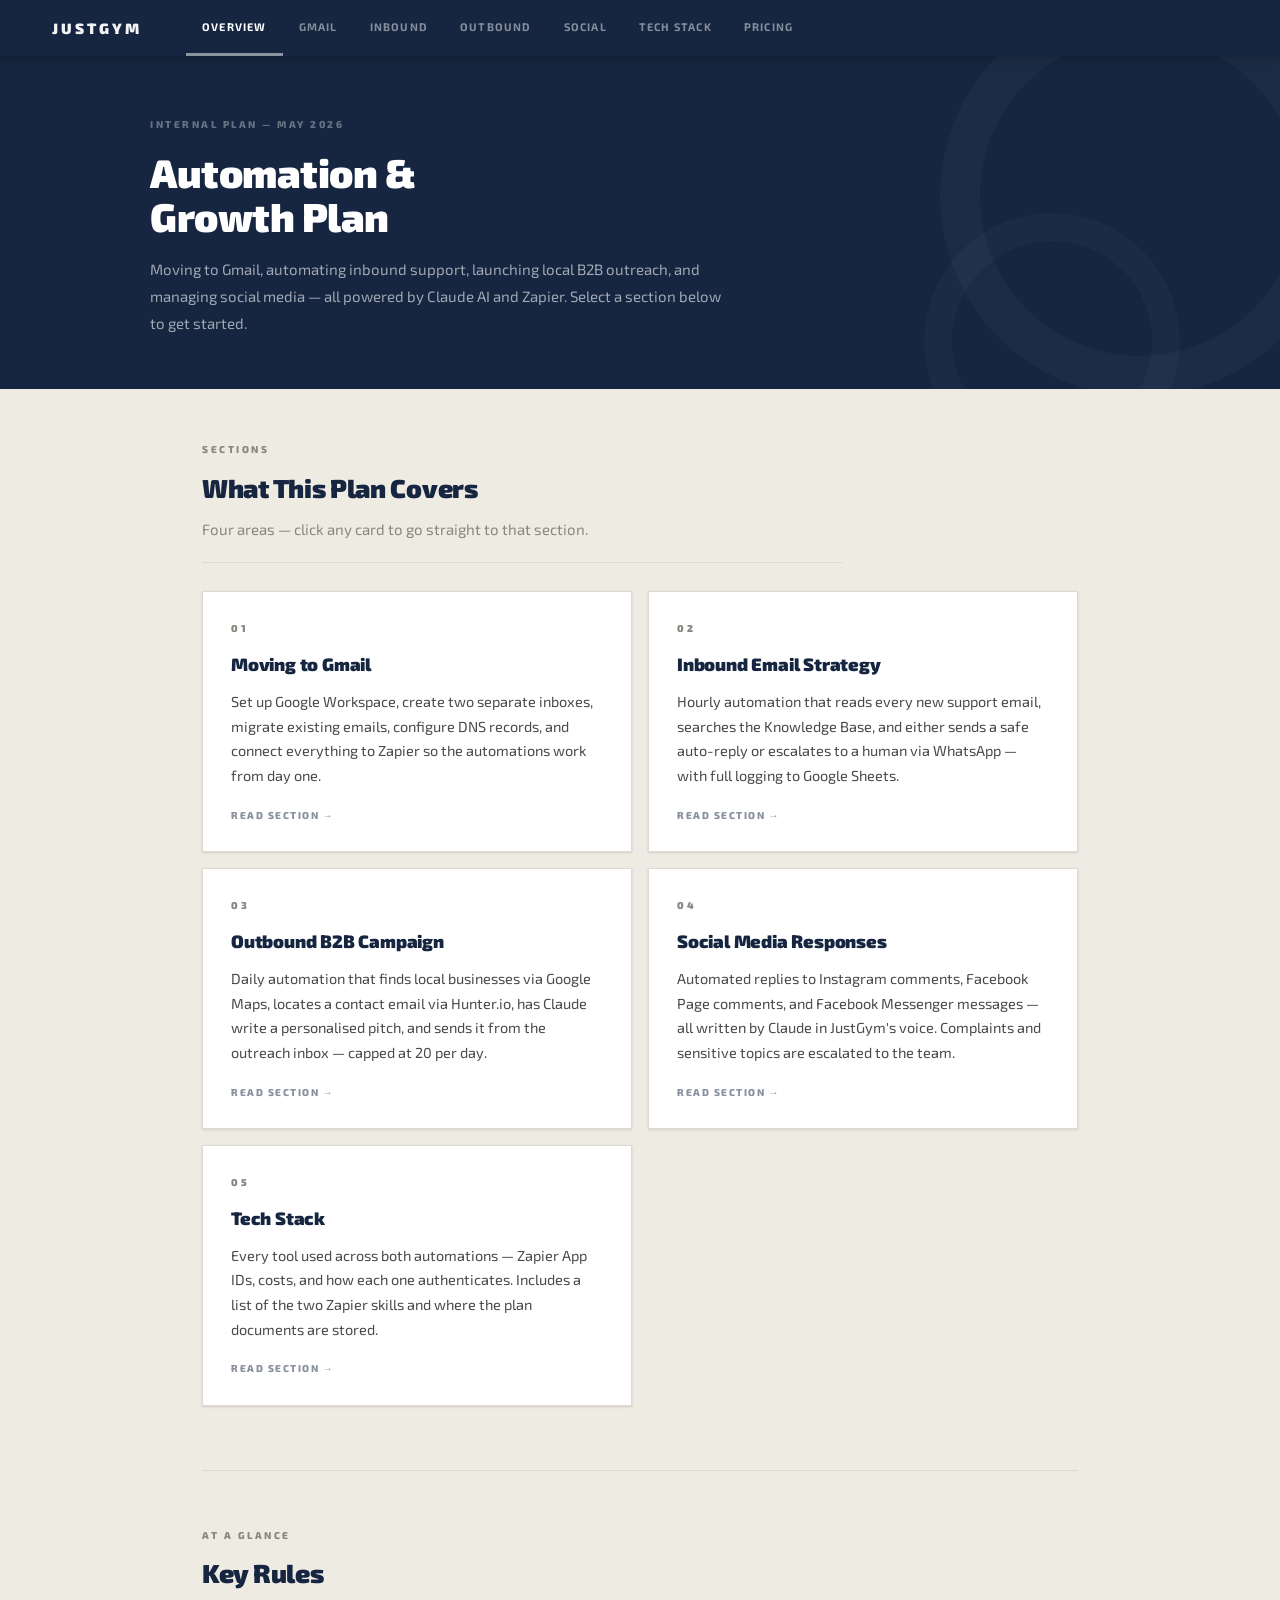
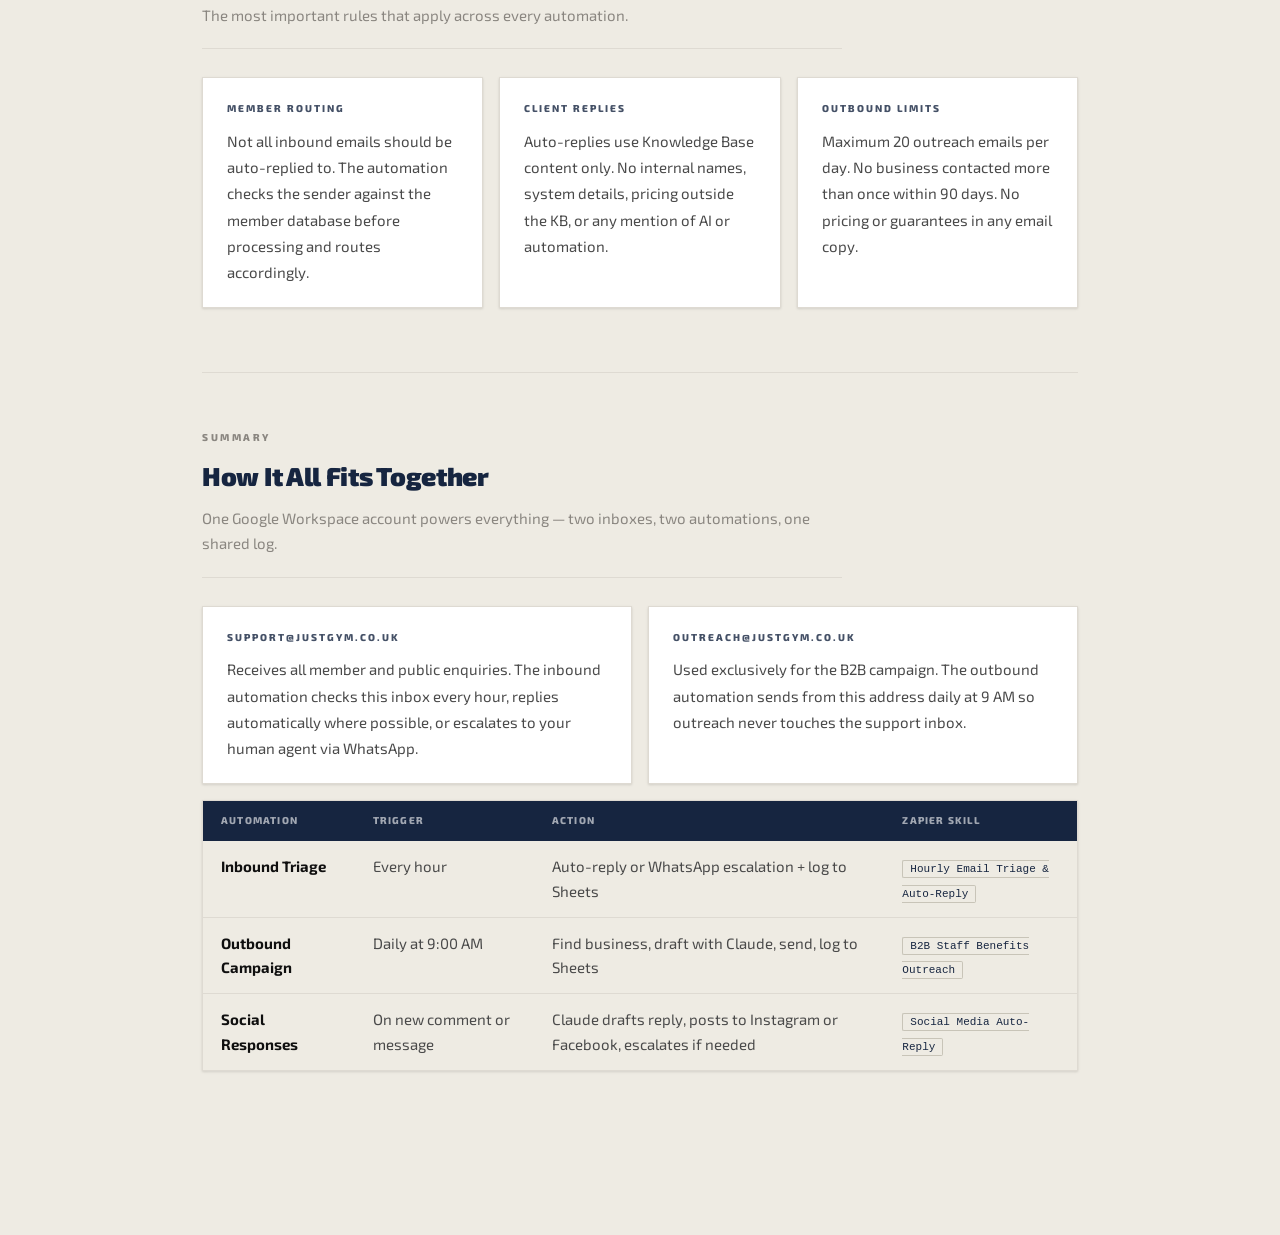
<file: index.html>
<!DOCTYPE html>
<html lang="en">
<head>
  <meta charset="UTF-8" />
  <meta name="viewport" content="width=device-width, initial-scale=1.0" />
  <title>JustGym — Automation & Growth Plan</title>
  <link rel="stylesheet" href="style.css" />
</head>
<body>

<nav>
  <a class="nav-logo" href="index.html">JustGym</a>
  <div class="nav-links">
    <a href="index.html" class="active">Overview</a>
    <a href="gmail.html">Gmail</a>
    <a href="inbound.html">Inbound</a>
    <a href="outbound.html">Outbound</a>
    <a href="social.html">Social</a>
    <a href="stack.html">Tech Stack</a>
    <a href="pricing.html">Pricing</a>
  </div>
</nav>

<div class="page-header">
  <div class="page-header-inner">
    <div class="label">Internal Plan &mdash; May 2026</div>
    <h1>Automation &amp;<br>Growth Plan</h1>
    <p>Moving to Gmail, automating inbound support, launching local B2B outreach, and managing social media &mdash; all powered by Claude AI and Zapier. Select a section below to get started.</p>
  </div>
</div>

<div class="main">

  <div class="section">
    <div class="section-label">Sections</div>
    <h2>What This Plan Covers</h2>
    <p class="section-desc">Four areas &mdash; click any card to go straight to that section.</p>

    <div class="grid-2">
      <a class="nav-card" href="gmail.html">
        <div class="nc-num">01</div>
        <h3>Moving to Gmail</h3>
        <p>Set up Google Workspace, create two separate inboxes, migrate existing emails, configure DNS records, and connect everything to Zapier so the automations work from day one.</p>
        <div class="nc-arrow">Read section &rarr;</div>
      </a>
      <a class="nav-card" href="inbound.html">
        <div class="nc-num">02</div>
        <h3>Inbound Email Strategy</h3>
        <p>Hourly automation that reads every new support email, searches the Knowledge Base, and either sends a safe auto-reply or escalates to a human via WhatsApp &mdash; with full logging to Google Sheets.</p>
        <div class="nc-arrow">Read section &rarr;</div>
      </a>
      <a class="nav-card" href="outbound.html">
        <div class="nc-num">03</div>
        <h3>Outbound B2B Campaign</h3>
        <p>Daily automation that finds local businesses via Google Maps, locates a contact email via Hunter.io, has Claude write a personalised pitch, and sends it from the outreach inbox &mdash; capped at 20 per day.</p>
        <div class="nc-arrow">Read section &rarr;</div>
      </a>
      <a class="nav-card" href="social.html">
        <div class="nc-num">04</div>
        <h3>Social Media Responses</h3>
        <p>Automated replies to Instagram comments, Facebook Page comments, and Facebook Messenger messages &mdash; all written by Claude in JustGym's voice. Complaints and sensitive topics are escalated to the team.</p>
        <div class="nc-arrow">Read section &rarr;</div>
      </a>
      <a class="nav-card" href="stack.html">
        <div class="nc-num">05</div>
        <h3>Tech Stack</h3>
        <p>Every tool used across both automations &mdash; Zapier App IDs, costs, and how each one authenticates. Includes a list of the two Zapier skills and where the plan documents are stored.</p>
        <div class="nc-arrow">Read section &rarr;</div>
      </a>
    </div>
  </div>

  <hr />

  <div class="section">
    <div class="section-label">At a Glance</div>
    <h2>Key Rules</h2>
    <p class="section-desc">The most important rules that apply across every automation.</p>

    <div class="grid-3">
      <div class="card">
        <h3>Member Routing</h3>
        <p>Not all inbound emails should be auto-replied to. The automation checks the sender against the member database before processing and routes accordingly.</p>
      </div>
      <div class="card">
        <h3>Client Replies</h3>
        <p>Auto-replies use Knowledge Base content only. No internal names, system details, pricing outside the KB, or any mention of AI or automation.</p>
      </div>
      <div class="card">
        <h3>Outbound Limits</h3>
        <p>Maximum 20 outreach emails per day. No business contacted more than once within 90 days. No pricing or guarantees in any email copy.</p>
      </div>
    </div>
  </div>

  <hr />

  <div class="section">
    <div class="section-label">Summary</div>
    <h2>How It All Fits Together</h2>
    <p class="section-desc">One Google Workspace account powers everything &mdash; two inboxes, two automations, one shared log.</p>

    <div class="grid-2">
      <div class="card">
        <h3>support@justgym.co.uk</h3>
        <p>Receives all member and public enquiries. The inbound automation checks this inbox every hour, replies automatically where possible, or escalates to your human agent via WhatsApp.</p>
      </div>
      <div class="card">
        <h3>outreach@justgym.co.uk</h3>
        <p>Used exclusively for the B2B campaign. The outbound automation sends from this address daily at 9 AM so outreach never touches the support inbox.</p>
      </div>
    </div>

    <div class="table-wrap" style="margin-top:0;">
      <table>
        <thead>
          <tr>
            <th>Automation</th>
            <th>Trigger</th>
            <th>Action</th>
            <th>Zapier Skill</th>
          </tr>
        </thead>
        <tbody>
          <tr>
            <td><strong>Inbound Triage</strong></td>
            <td>Every hour</td>
            <td>Auto-reply or WhatsApp escalation + log to Sheets</td>
            <td><code>Hourly Email Triage &amp; Auto-Reply</code></td>
          </tr>
          <tr>
            <td><strong>Outbound Campaign</strong></td>
            <td>Daily at 9:00 AM</td>
            <td>Find business, draft with Claude, send, log to Sheets</td>
            <td><code>B2B Staff Benefits Outreach</code></td>
          </tr>
          <tr>
            <td><strong>Social Responses</strong></td>
            <td>On new comment or message</td>
            <td>Claude drafts reply, posts to Instagram or Facebook, escalates if needed</td>
            <td><code>Social Media Auto-Reply</code></td>
          </tr>
        </tbody>
      </table>
    </div>
  </div>

</div>

</body>
</html>
</file>
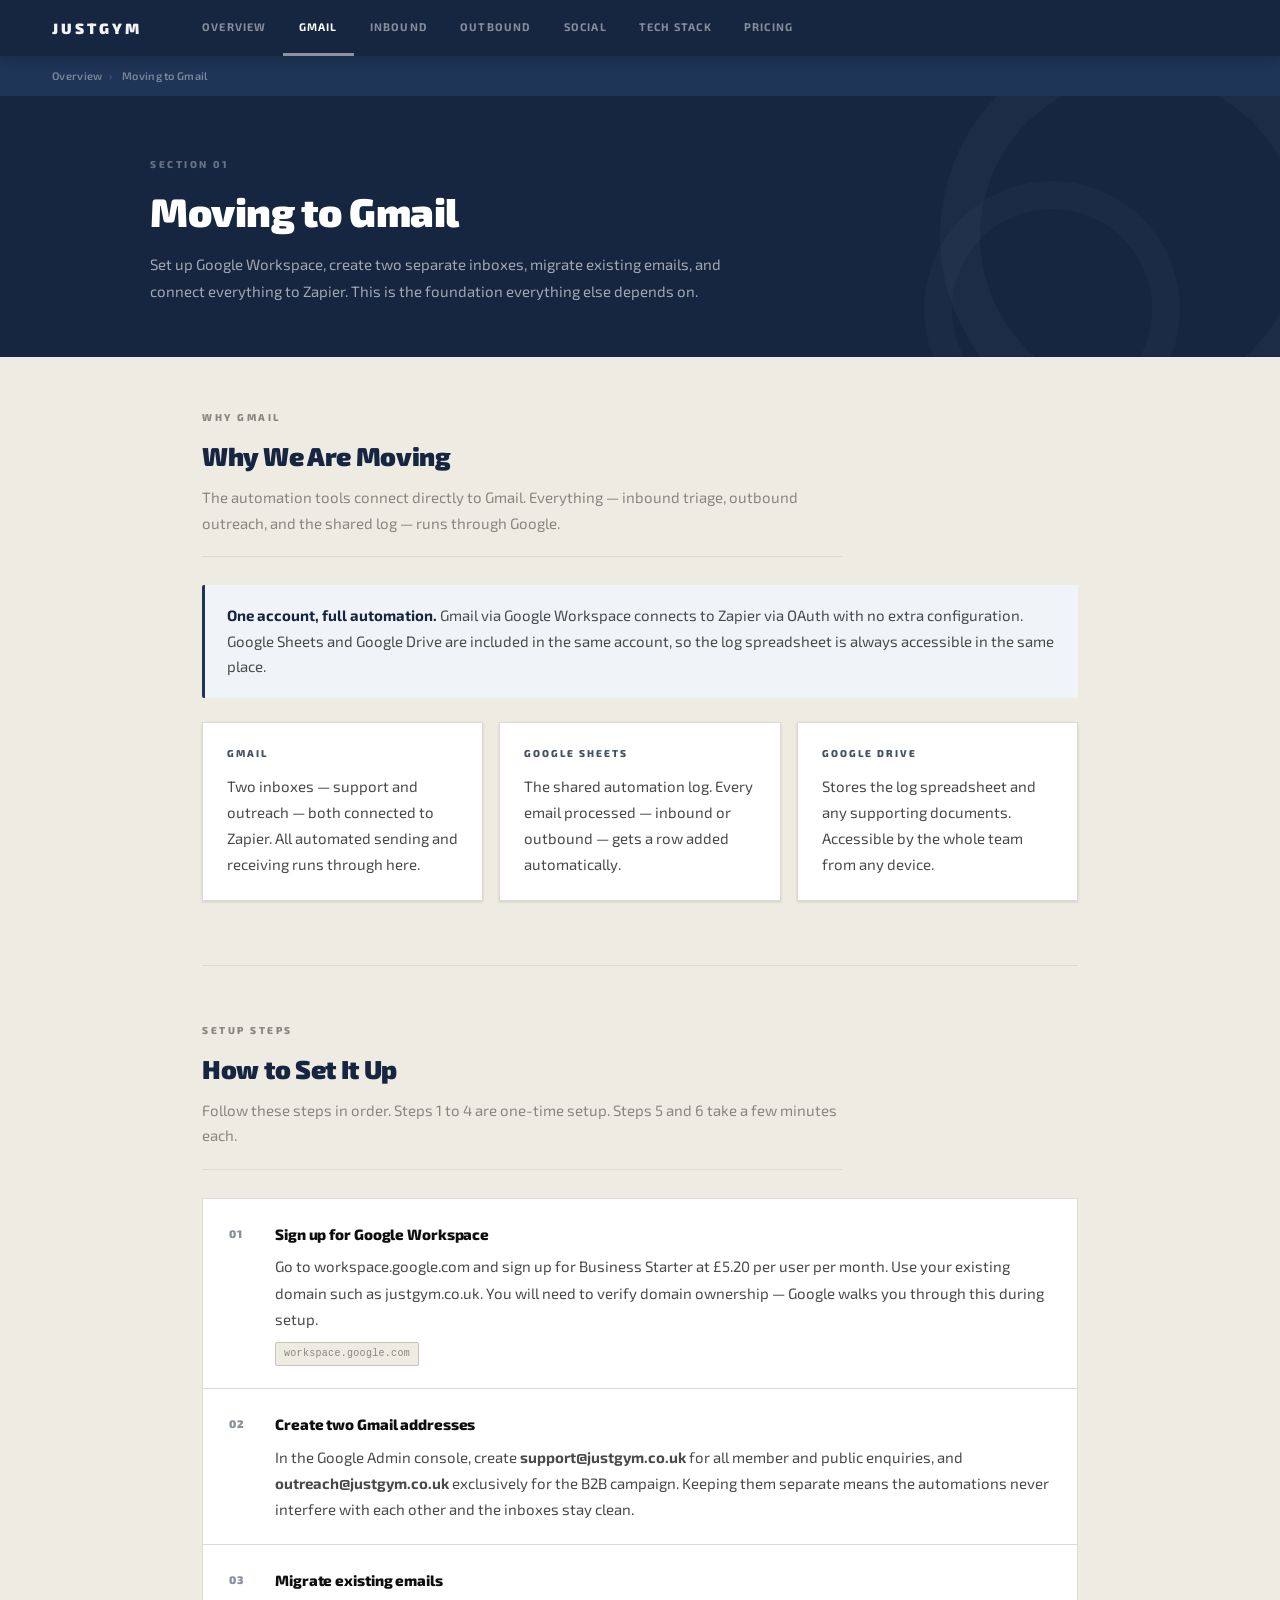
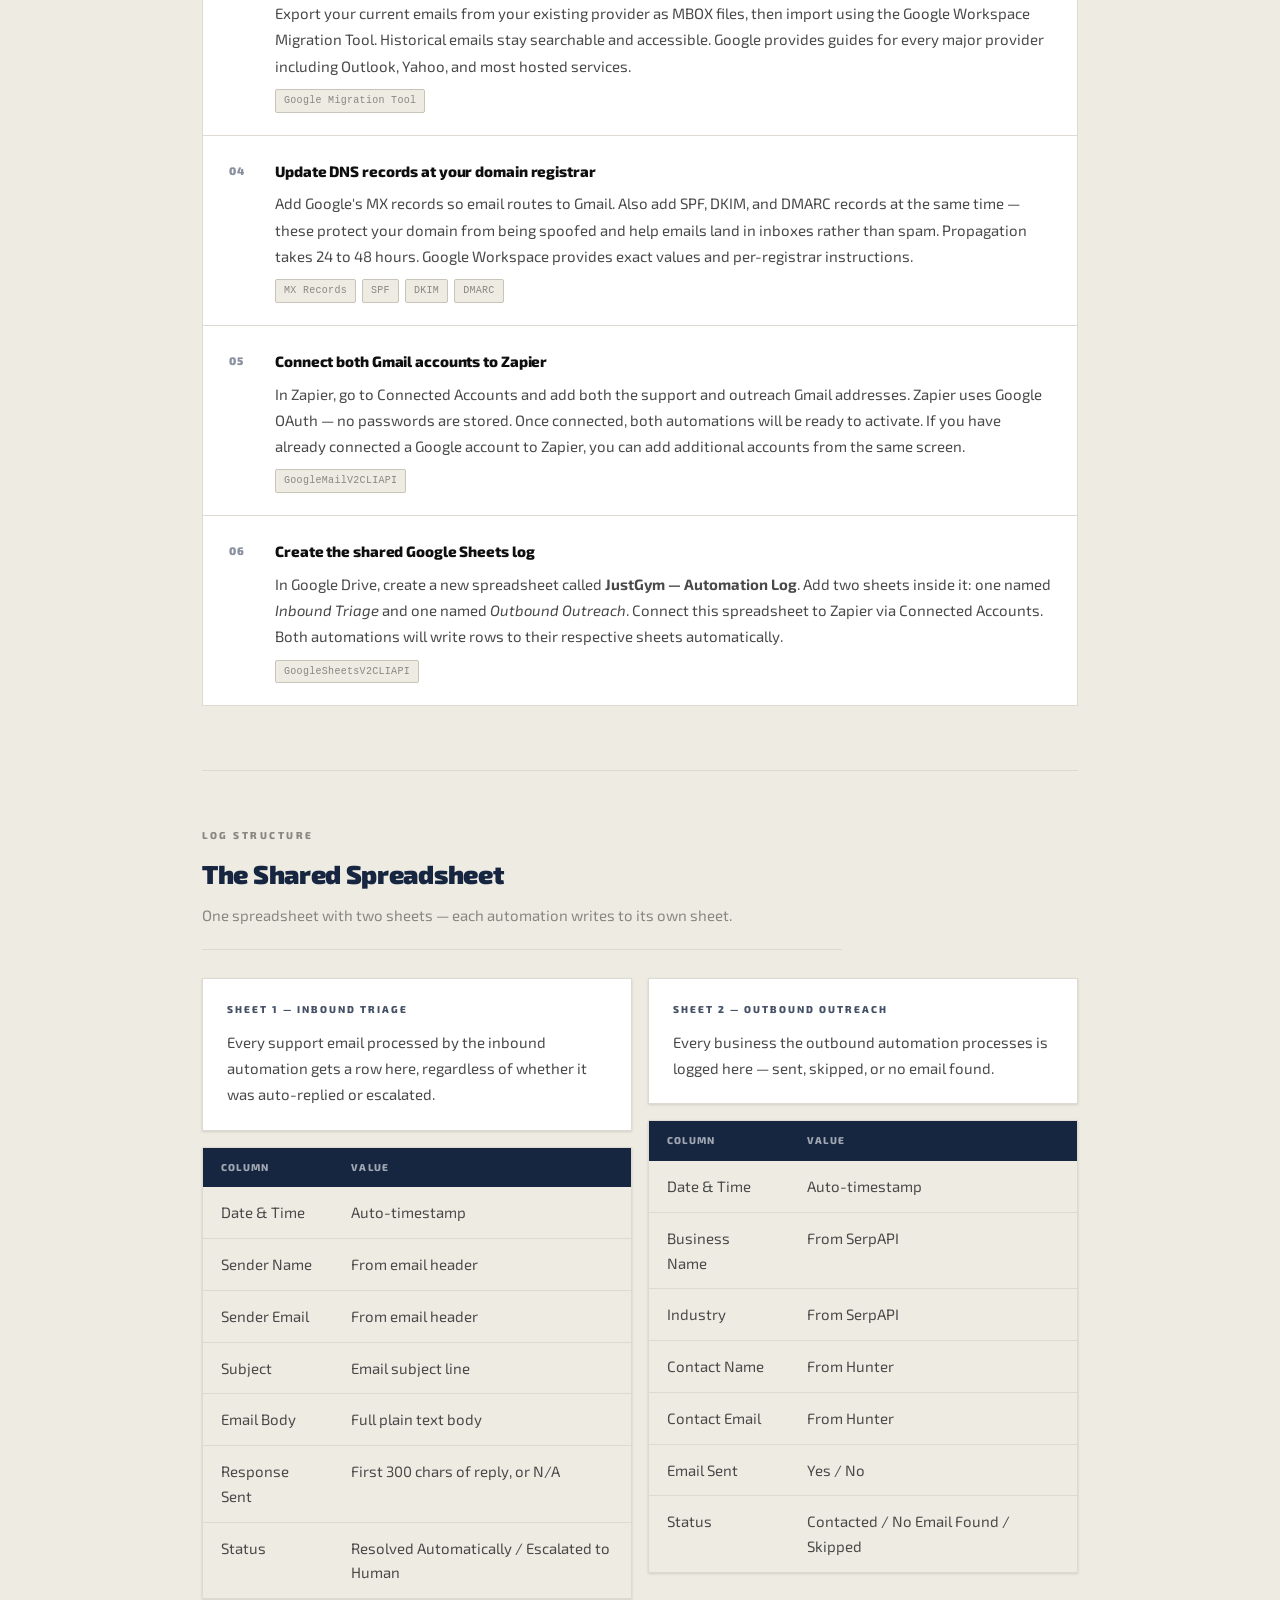
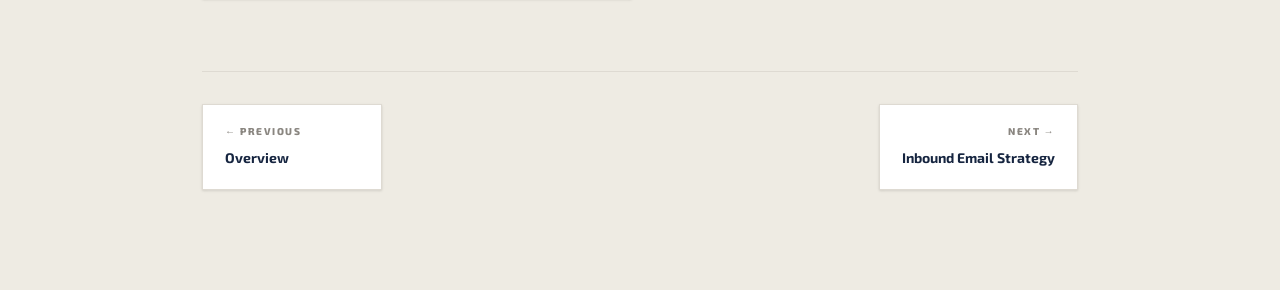
<file: gmail.html>
<!DOCTYPE html>
<html lang="en">
<head>
  <meta charset="UTF-8" />
  <meta name="viewport" content="width=device-width, initial-scale=1.0" />
  <title>Gmail Migration — JustGym Plan</title>
  <link rel="stylesheet" href="style.css" />
</head>
<body>

<nav>
  <a class="nav-logo" href="index.html">JustGym</a>
  <div class="nav-links">
    <a href="index.html">Overview</a>
    <a href="gmail.html" class="active">Gmail</a>
    <a href="inbound.html">Inbound</a>
    <a href="outbound.html">Outbound</a>
    <a href="social.html">Social</a>
    <a href="stack.html">Tech Stack</a>
    <a href="pricing.html">Pricing</a>
  </div>
</nav>

<div class="breadcrumb">
  <a href="index.html">Overview</a><span>&rsaquo;</span> Moving to Gmail
</div>

<div class="page-header"><div class="page-header-inner">
  <div class="label">Section 01</div>
  <h1>Moving to Gmail</h1>
  <p>Set up Google Workspace, create two separate inboxes, migrate existing emails, and connect everything to Zapier. This is the foundation everything else depends on.</p>
</div></div>

<div class="main">

  <div class="section">
    <div class="section-label">Why Gmail</div>
    <h2>Why We Are Moving</h2>
    <p class="section-desc">The automation tools connect directly to Gmail. Everything &mdash; inbound triage, outbound outreach, and the shared log &mdash; runs through Google.</p>

    <div class="callout callout-info">
      <strong>One account, full automation.</strong> Gmail via Google Workspace connects to Zapier via OAuth with no extra configuration. Google Sheets and Google Drive are included in the same account, so the log spreadsheet is always accessible in the same place.
    </div>

    <div class="grid-3">
      <div class="card">
        <h3>Gmail</h3>
        <p>Two inboxes &mdash; support and outreach &mdash; both connected to Zapier. All automated sending and receiving runs through here.</p>
      </div>
      <div class="card">
        <h3>Google Sheets</h3>
        <p>The shared automation log. Every email processed &mdash; inbound or outbound &mdash; gets a row added automatically.</p>
      </div>
      <div class="card">
        <h3>Google Drive</h3>
        <p>Stores the log spreadsheet and any supporting documents. Accessible by the whole team from any device.</p>
      </div>
    </div>
  </div>

  <hr />

  <div class="section">
    <div class="section-label">Setup Steps</div>
    <h2>How to Set It Up</h2>
    <p class="section-desc">Follow these steps in order. Steps 1 to 4 are one-time setup. Steps 5 and 6 take a few minutes each.</p>

    <ul class="steps">
      <li class="step">
        <div class="step-num">01</div>
        <div class="step-body">
          <h4>Sign up for Google Workspace</h4>
          <p>Go to workspace.google.com and sign up for Business Starter at &pound;5.20 per user per month. Use your existing domain such as justgym.co.uk. You will need to verify domain ownership &mdash; Google walks you through this during setup.</p>
          <div class="tags"><span class="tag">workspace.google.com</span></div>
        </div>
      </li>
      <li class="step">
        <div class="step-num">02</div>
        <div class="step-body">
          <h4>Create two Gmail addresses</h4>
          <p>In the Google Admin console, create <strong>support@justgym.co.uk</strong> for all member and public enquiries, and <strong>outreach@justgym.co.uk</strong> exclusively for the B2B campaign. Keeping them separate means the automations never interfere with each other and the inboxes stay clean.</p>
        </div>
      </li>
      <li class="step">
        <div class="step-num">03</div>
        <div class="step-body">
          <h4>Migrate existing emails</h4>
          <p>Export your current emails from your existing provider as MBOX files, then import using the Google Workspace Migration Tool. Historical emails stay searchable and accessible. Google provides guides for every major provider including Outlook, Yahoo, and most hosted services.</p>
          <div class="tags"><span class="tag">Google Migration Tool</span></div>
        </div>
      </li>
      <li class="step">
        <div class="step-num">04</div>
        <div class="step-body">
          <h4>Update DNS records at your domain registrar</h4>
          <p>Add Google's MX records so email routes to Gmail. Also add SPF, DKIM, and DMARC records at the same time &mdash; these protect your domain from being spoofed and help emails land in inboxes rather than spam. Propagation takes 24 to 48 hours. Google Workspace provides exact values and per-registrar instructions.</p>
          <div class="tags"><span class="tag">MX Records</span><span class="tag">SPF</span><span class="tag">DKIM</span><span class="tag">DMARC</span></div>
        </div>
      </li>
      <li class="step">
        <div class="step-num">05</div>
        <div class="step-body">
          <h4>Connect both Gmail accounts to Zapier</h4>
          <p>In Zapier, go to Connected Accounts and add both the support and outreach Gmail addresses. Zapier uses Google OAuth &mdash; no passwords are stored. Once connected, both automations will be ready to activate. If you have already connected a Google account to Zapier, you can add additional accounts from the same screen.</p>
          <div class="tags"><span class="tag">GoogleMailV2CLIAPI</span></div>
        </div>
      </li>
      <li class="step">
        <div class="step-num">06</div>
        <div class="step-body">
          <h4>Create the shared Google Sheets log</h4>
          <p>In Google Drive, create a new spreadsheet called <strong>JustGym &mdash; Automation Log</strong>. Add two sheets inside it: one named <em>Inbound Triage</em> and one named <em>Outbound Outreach</em>. Connect this spreadsheet to Zapier via Connected Accounts. Both automations will write rows to their respective sheets automatically.</p>
          <div class="tags"><span class="tag">GoogleSheetsV2CLIAPI</span></div>
        </div>
      </li>
    </ul>
  </div>

  <hr />

  <div class="section">
    <div class="section-label">Log Structure</div>
    <h2>The Shared Spreadsheet</h2>
    <p class="section-desc">One spreadsheet with two sheets &mdash; each automation writes to its own sheet.</p>

    <div class="grid-2">
      <div>
        <div class="card" style="margin-bottom:16px;">
          <h3>Sheet 1 &mdash; Inbound Triage</h3>
          <p>Every support email processed by the inbound automation gets a row here, regardless of whether it was auto-replied or escalated.</p>
        </div>
        <div class="table-wrap">
          <table>
            <thead><tr><th>Column</th><th>Value</th></tr></thead>
            <tbody>
              <tr><td>Date &amp; Time</td><td>Auto-timestamp</td></tr>
              <tr><td>Sender Name</td><td>From email header</td></tr>
              <tr><td>Sender Email</td><td>From email header</td></tr>
              <tr><td>Subject</td><td>Email subject line</td></tr>
              <tr><td>Email Body</td><td>Full plain text body</td></tr>
              <tr><td>Response Sent</td><td>First 300 chars of reply, or N/A</td></tr>
              <tr><td>Status</td><td>Resolved Automatically / Escalated to Human</td></tr>
            </tbody>
          </table>
        </div>
      </div>
      <div>
        <div class="card" style="margin-bottom:16px;">
          <h3>Sheet 2 &mdash; Outbound Outreach</h3>
          <p>Every business the outbound automation processes is logged here &mdash; sent, skipped, or no email found.</p>
        </div>
        <div class="table-wrap">
          <table>
            <thead><tr><th>Column</th><th>Value</th></tr></thead>
            <tbody>
              <tr><td>Date &amp; Time</td><td>Auto-timestamp</td></tr>
              <tr><td>Business Name</td><td>From SerpAPI</td></tr>
              <tr><td>Industry</td><td>From SerpAPI</td></tr>
              <tr><td>Contact Name</td><td>From Hunter</td></tr>
              <tr><td>Contact Email</td><td>From Hunter</td></tr>
              <tr><td>Email Sent</td><td>Yes / No</td></tr>
              <tr><td>Status</td><td>Contacted / No Email Found / Skipped</td></tr>
            </tbody>
          </table>
        </div>
      </div>
    </div>
  </div>

  <div class="page-nav">
    <a href="index.html">
      <div class="pn-label">&larr; Previous</div>
      <div class="pn-title">Overview</div>
    </a>
    <a href="inbound.html" class="next">
      <div class="pn-label">Next &rarr;</div>
      <div class="pn-title">Inbound Email Strategy</div>
    </a>
  </div>

</div>
</body>
</html>
</file>
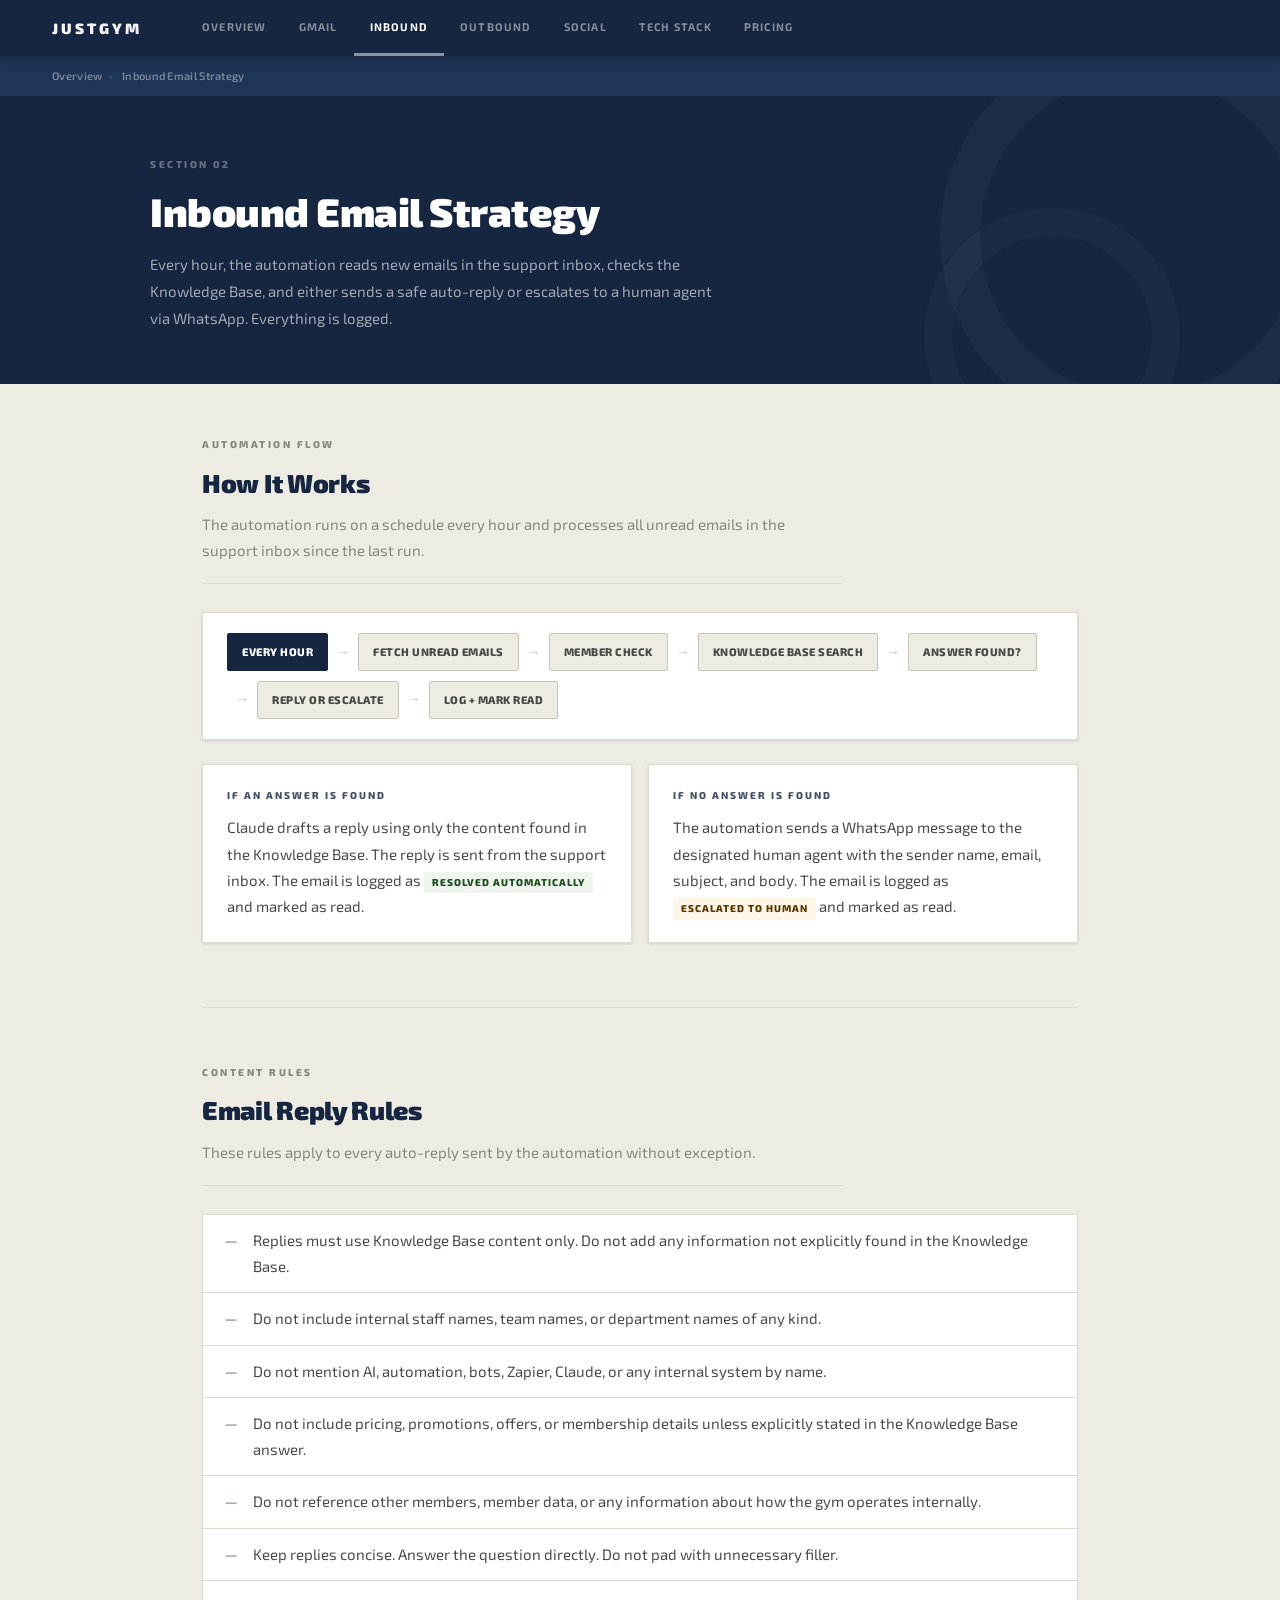
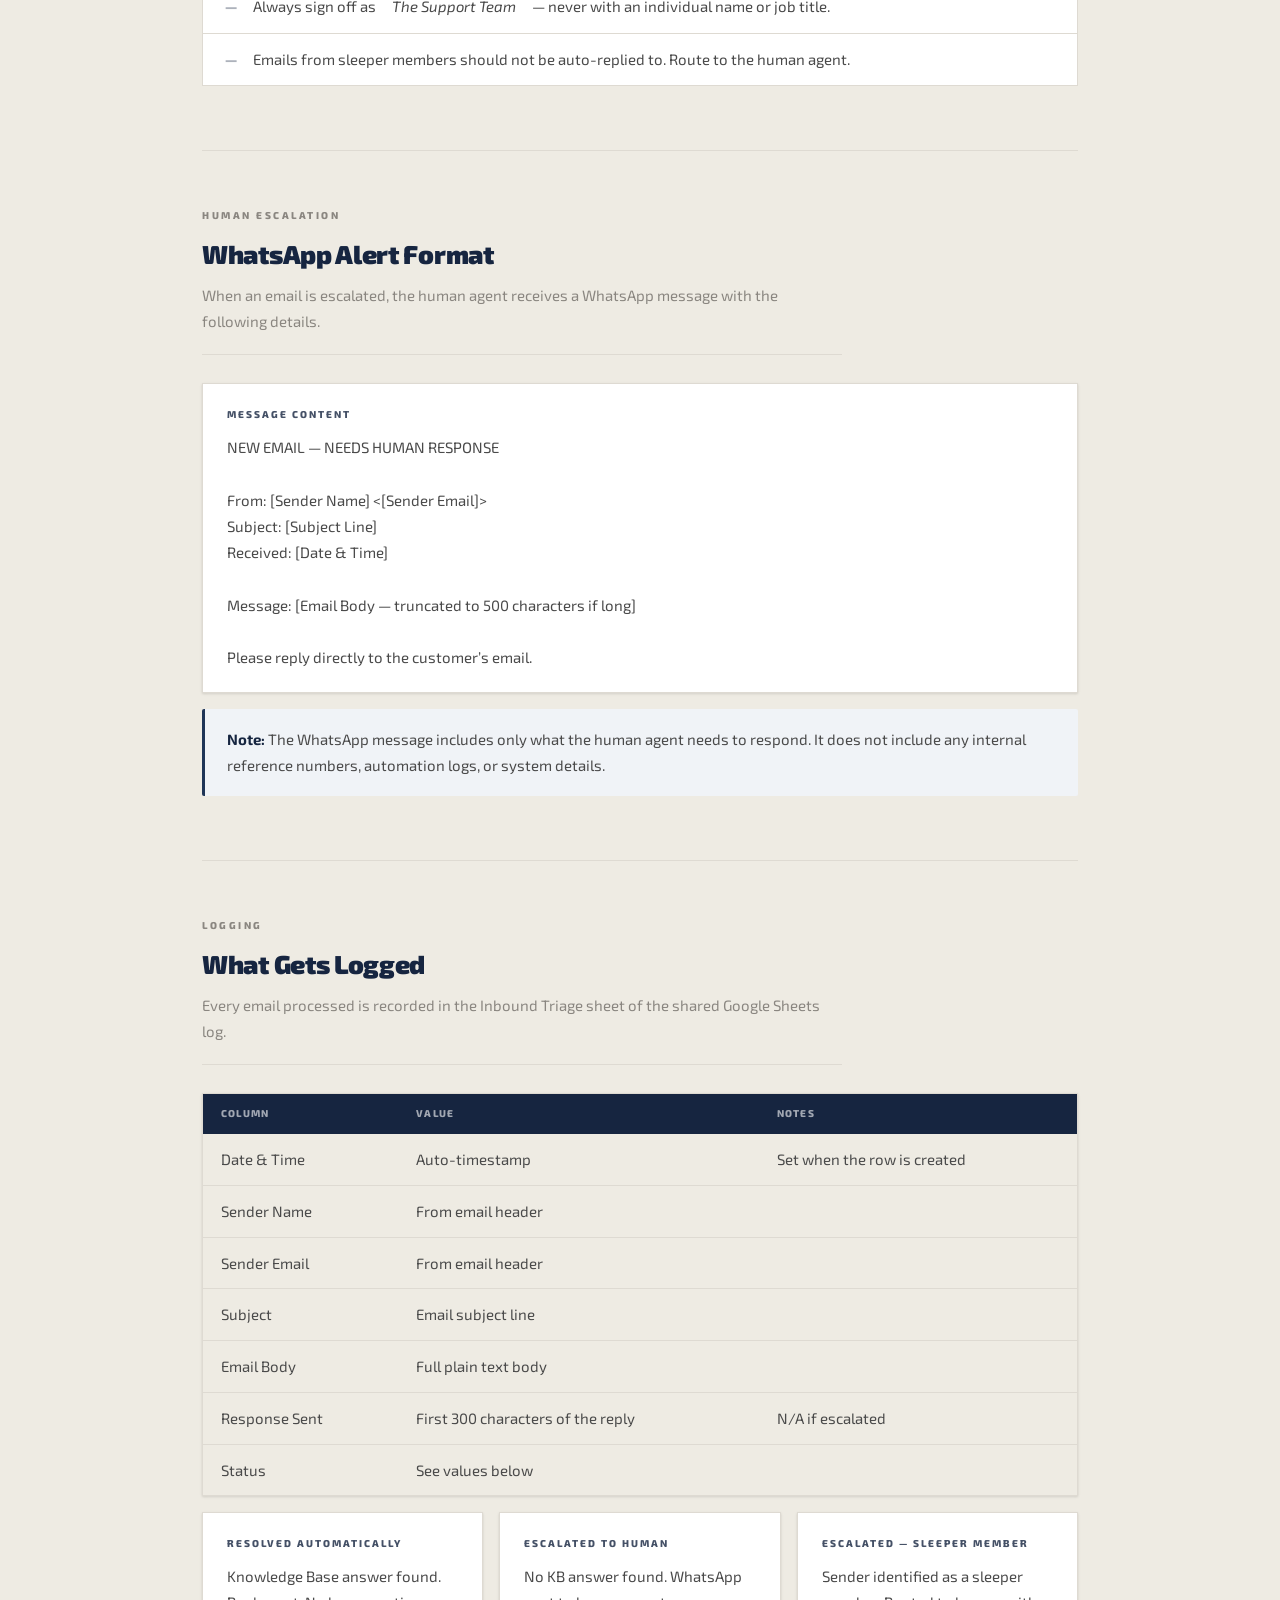
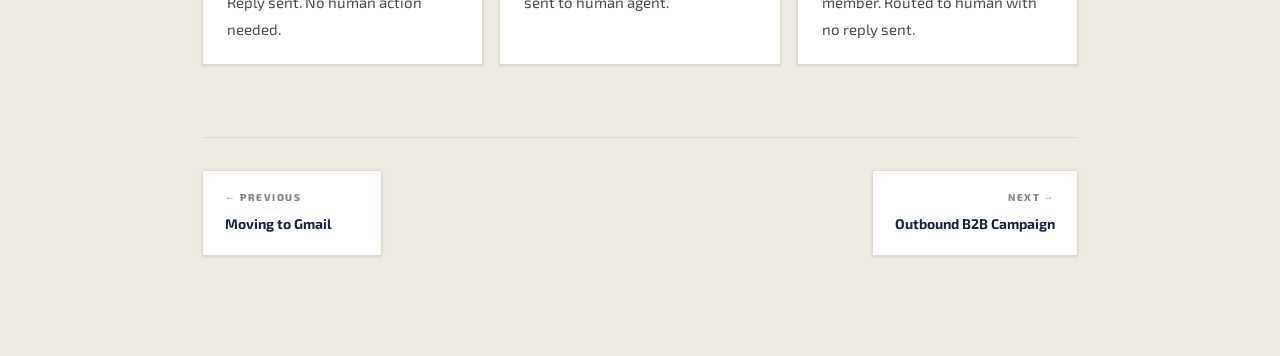
<file: inbound.html>
<!DOCTYPE html>
<html lang="en">
<head>
  <meta charset="UTF-8" />
  <meta name="viewport" content="width=device-width, initial-scale=1.0" />
  <title>Inbound Email Strategy — JustGym Plan</title>
  <link rel="stylesheet" href="style.css" />
</head>
<body>

<nav>
  <a class="nav-logo" href="index.html">JustGym</a>
  <div class="nav-links">
    <a href="index.html">Overview</a>
    <a href="gmail.html">Gmail</a>
    <a href="inbound.html" class="active">Inbound</a>
    <a href="outbound.html">Outbound</a>
    <a href="social.html">Social</a>
    <a href="stack.html">Tech Stack</a>
    <a href="pricing.html">Pricing</a>
  </div>
</nav>

<div class="breadcrumb">
  <a href="index.html">Overview</a><span>&rsaquo;</span> Inbound Email Strategy
</div>

<div class="page-header"><div class="page-header-inner">
  <div class="label">Section 02</div>
  <h1>Inbound Email Strategy</h1>
  <p>Every hour, the automation reads new emails in the support inbox, checks the Knowledge Base, and either sends a safe auto-reply or escalates to a human agent via WhatsApp. Everything is logged.</p>
</div></div>

<div class="main">

  <!-- HOW IT WORKS -->
  <div class="section">
    <div class="section-label">Automation Flow</div>
    <h2>How It Works</h2>
    <p class="section-desc">The automation runs on a schedule every hour and processes all unread emails in the support inbox since the last run.</p>

    <div class="flow">
      <div class="flow-node primary">Every Hour</div>
      <div class="flow-arrow">&#8594;</div>
      <div class="flow-node">Fetch Unread Emails</div>
      <div class="flow-arrow">&#8594;</div>
      <div class="flow-node">Member Check</div>
      <div class="flow-arrow">&#8594;</div>
      <div class="flow-node">Knowledge Base Search</div>
      <div class="flow-arrow">&#8594;</div>
      <div class="flow-node">Answer Found?</div>
      <div class="flow-arrow">&#8594;</div>
      <div class="flow-node">Reply or Escalate</div>
      <div class="flow-arrow">&#8594;</div>
      <div class="flow-node">Log + Mark Read</div>
    </div>

    <div class="grid-2">
      <div class="card">
        <h3>If an Answer Is Found</h3>
        <p>Claude drafts a reply using only the content found in the Knowledge Base. The reply is sent from the support inbox. The email is logged as <span class="pill pill-green">Resolved Automatically</span> and marked as read.</p>
      </div>
      <div class="card">
        <h3>If No Answer Is Found</h3>
        <p>The automation sends a WhatsApp message to the designated human agent with the sender name, email, subject, and body. The email is logged as <span class="pill pill-amber">Escalated to Human</span> and marked as read.</p>
      </div>
    </div>
  </div>

  <hr />

  <!-- REPLY RULES -->
  <div class="section">
    <div class="section-label">Content Rules</div>
    <h2>Email Reply Rules</h2>
    <p class="section-desc">These rules apply to every auto-reply sent by the automation without exception.</p>

    <ul class="rules-list">
      <li class="rule-row"><span class="dash">&mdash;</span>Replies must use Knowledge Base content only. Do not add any information not explicitly found in the Knowledge Base.</li>
      <li class="rule-row"><span class="dash">&mdash;</span>Do not include internal staff names, team names, or department names of any kind.</li>
      <li class="rule-row"><span class="dash">&mdash;</span>Do not mention AI, automation, bots, Zapier, Claude, or any internal system by name.</li>
      <li class="rule-row"><span class="dash">&mdash;</span>Do not include pricing, promotions, offers, or membership details unless explicitly stated in the Knowledge Base answer.</li>
      <li class="rule-row"><span class="dash">&mdash;</span>Do not reference other members, member data, or any information about how the gym operates internally.</li>
      <li class="rule-row"><span class="dash">&mdash;</span>Keep replies concise. Answer the question directly. Do not pad with unnecessary filler.</li>
      <li class="rule-row"><span class="dash">&mdash;</span>Always sign off as <em>The Support Team</em> &mdash; never with an individual name or job title.</li>
      <li class="rule-row"><span class="dash">&mdash;</span>Emails from sleeper members should not be auto-replied to. Route to the human agent.</li>
    </ul>
  </div>

  <hr />

  <!-- WHATSAPP ESCALATION -->
  <div class="section">
    <div class="section-label">Human Escalation</div>
    <h2>WhatsApp Alert Format</h2>
    <p class="section-desc">When an email is escalated, the human agent receives a WhatsApp message with the following details.</p>

    <div class="card" style="margin-bottom:16px;">
      <h3>Message Content</h3>
      <p>
        NEW EMAIL &mdash; NEEDS HUMAN RESPONSE<br /><br />
        From: [Sender Name] &lt;[Sender Email]&gt;<br />
        Subject: [Subject Line]<br />
        Received: [Date &amp; Time]<br /><br />
        Message: [Email Body &mdash; truncated to 500 characters if long]<br /><br />
        Please reply directly to the customer&rsquo;s email.
      </p>
    </div>

    <div class="callout callout-info">
      <strong>Note:</strong> The WhatsApp message includes only what the human agent needs to respond. It does not include any internal reference numbers, automation logs, or system details.
    </div>
  </div>

  <hr />

  <!-- LOG -->
  <div class="section">
    <div class="section-label">Logging</div>
    <h2>What Gets Logged</h2>
    <p class="section-desc">Every email processed is recorded in the Inbound Triage sheet of the shared Google Sheets log.</p>

    <div class="table-wrap">
      <table>
        <thead>
          <tr><th>Column</th><th>Value</th><th>Notes</th></tr>
        </thead>
        <tbody>
          <tr><td>Date &amp; Time</td><td>Auto-timestamp</td><td>Set when the row is created</td></tr>
          <tr><td>Sender Name</td><td>From email header</td><td>&nbsp;</td></tr>
          <tr><td>Sender Email</td><td>From email header</td><td>&nbsp;</td></tr>
          <tr><td>Subject</td><td>Email subject line</td><td>&nbsp;</td></tr>
          <tr><td>Email Body</td><td>Full plain text body</td><td>&nbsp;</td></tr>
          <tr><td>Response Sent</td><td>First 300 characters of the reply</td><td>N/A if escalated</td></tr>
          <tr><td>Status</td><td>See values below</td><td>&nbsp;</td></tr>
        </tbody>
      </table>
    </div>

    <div class="grid-3" style="margin-top:16px;">
      <div class="card">
        <h3>Resolved Automatically</h3>
        <p>Knowledge Base answer found. Reply sent. No human action needed.</p>
      </div>
      <div class="card">
        <h3>Escalated to Human</h3>
        <p>No KB answer found. WhatsApp sent to human agent.</p>
      </div>
      <div class="card">
        <h3>Escalated &mdash; Sleeper Member</h3>
        <p>Sender identified as a sleeper member. Routed to human with no reply sent.</p>
      </div>
    </div>
  </div>

  <div class="page-nav">
    <a href="gmail.html">
      <div class="pn-label">&larr; Previous</div>
      <div class="pn-title">Moving to Gmail</div>
    </a>
    <a href="outbound.html" class="next">
      <div class="pn-label">Next &rarr;</div>
      <div class="pn-title">Outbound B2B Campaign</div>
    </a>
  </div>

</div>
</body>
</html>
</file>
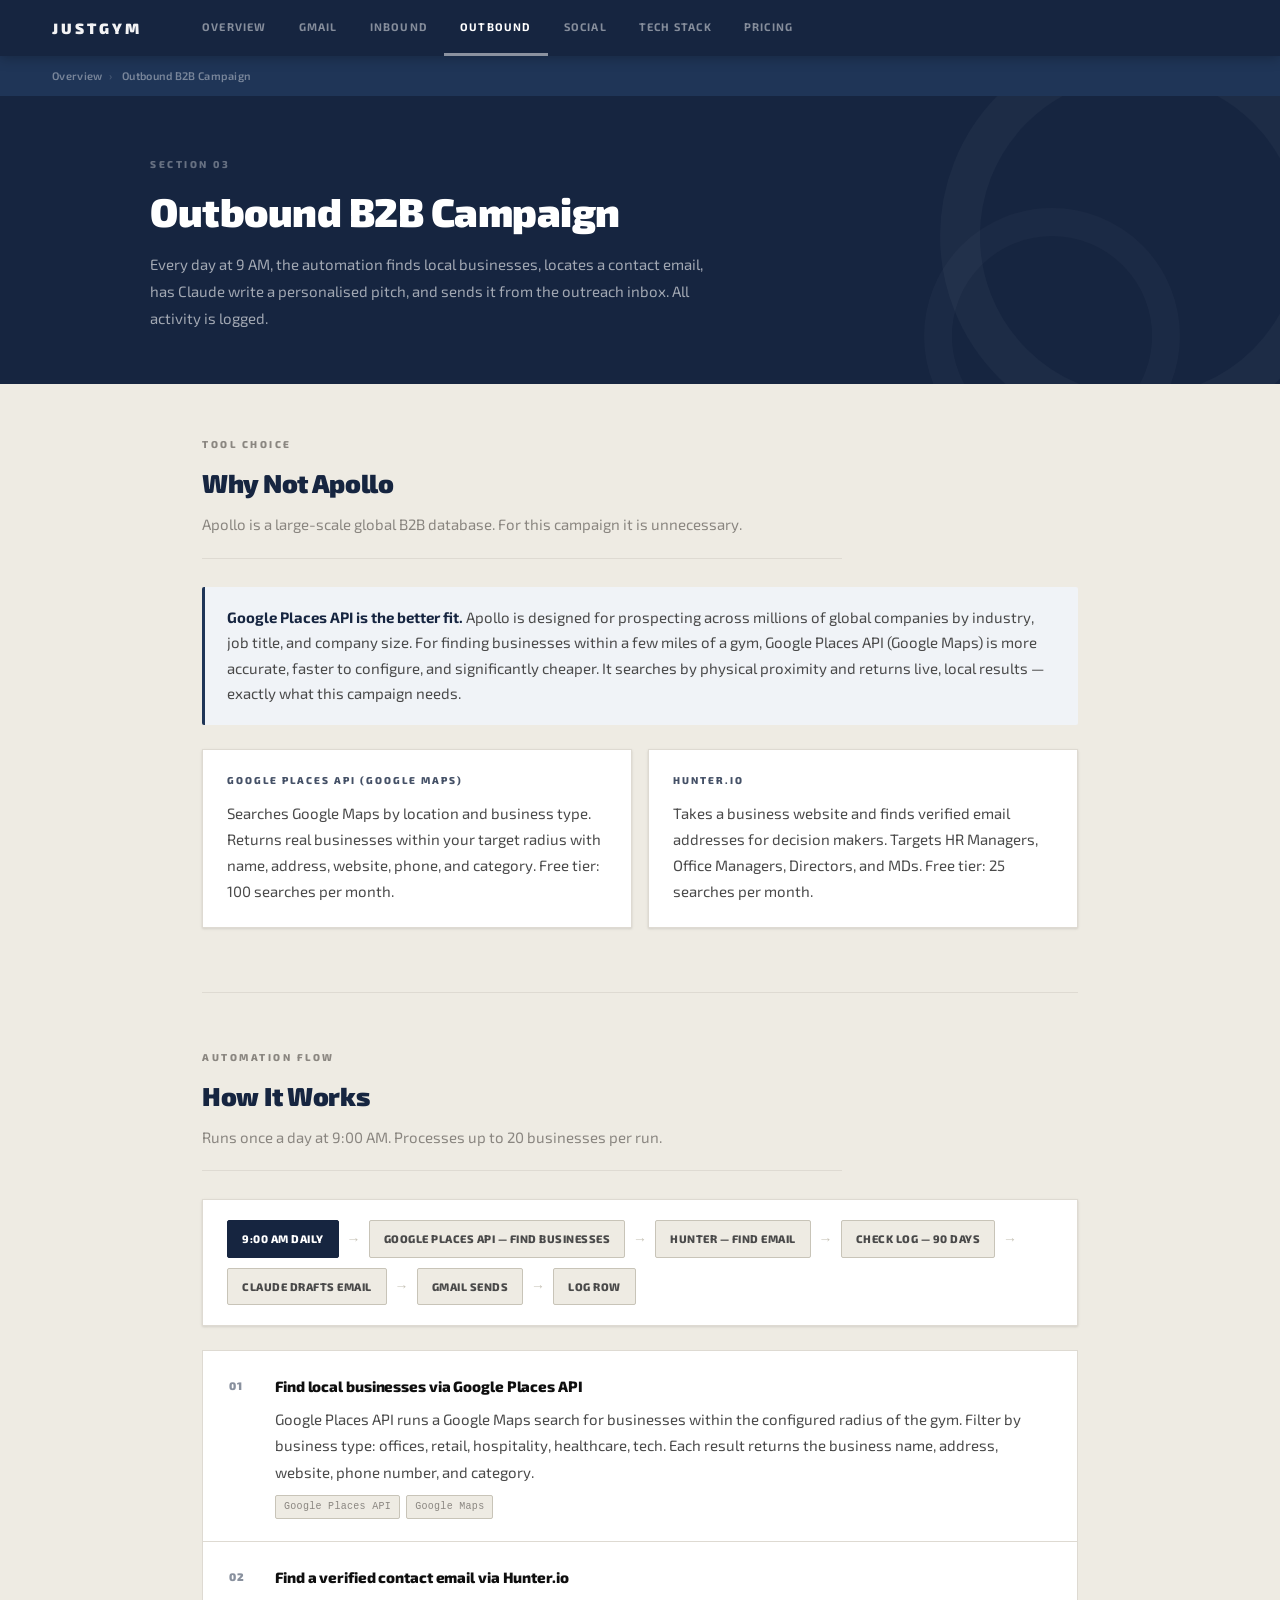
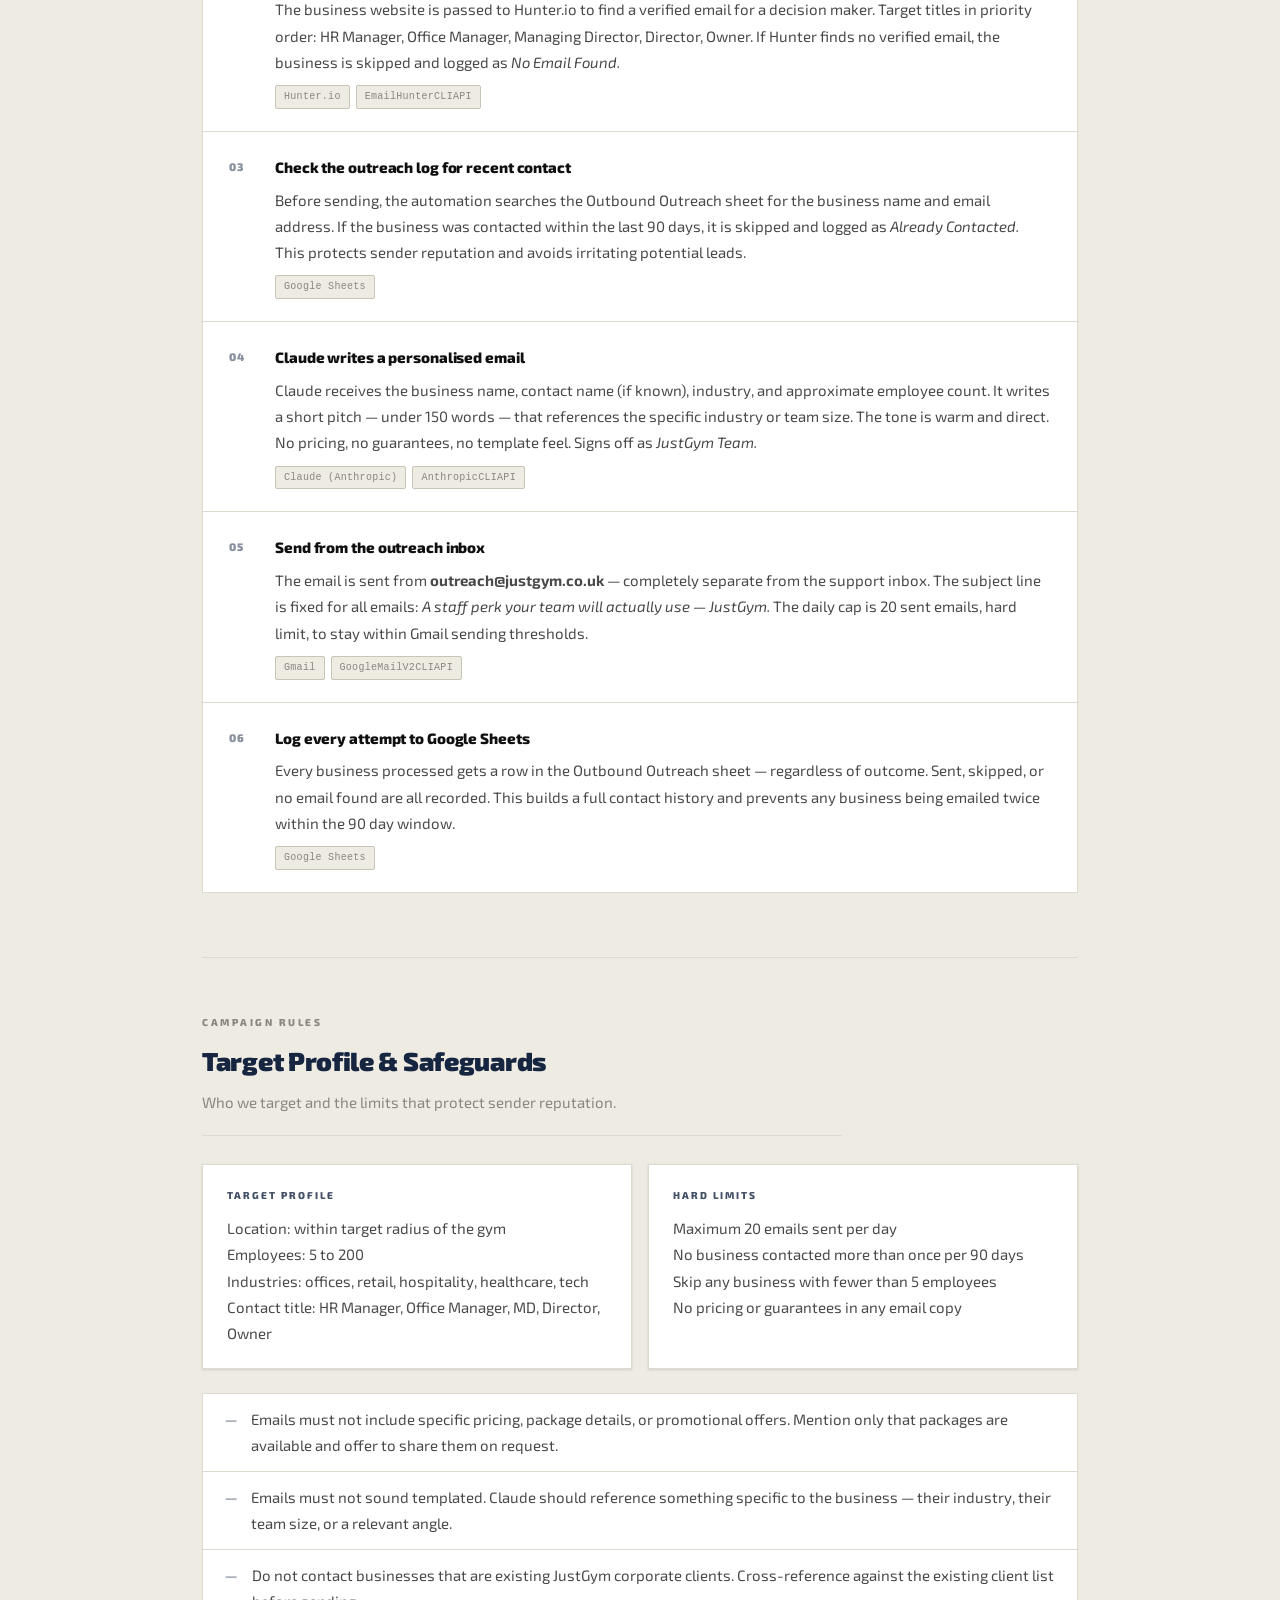
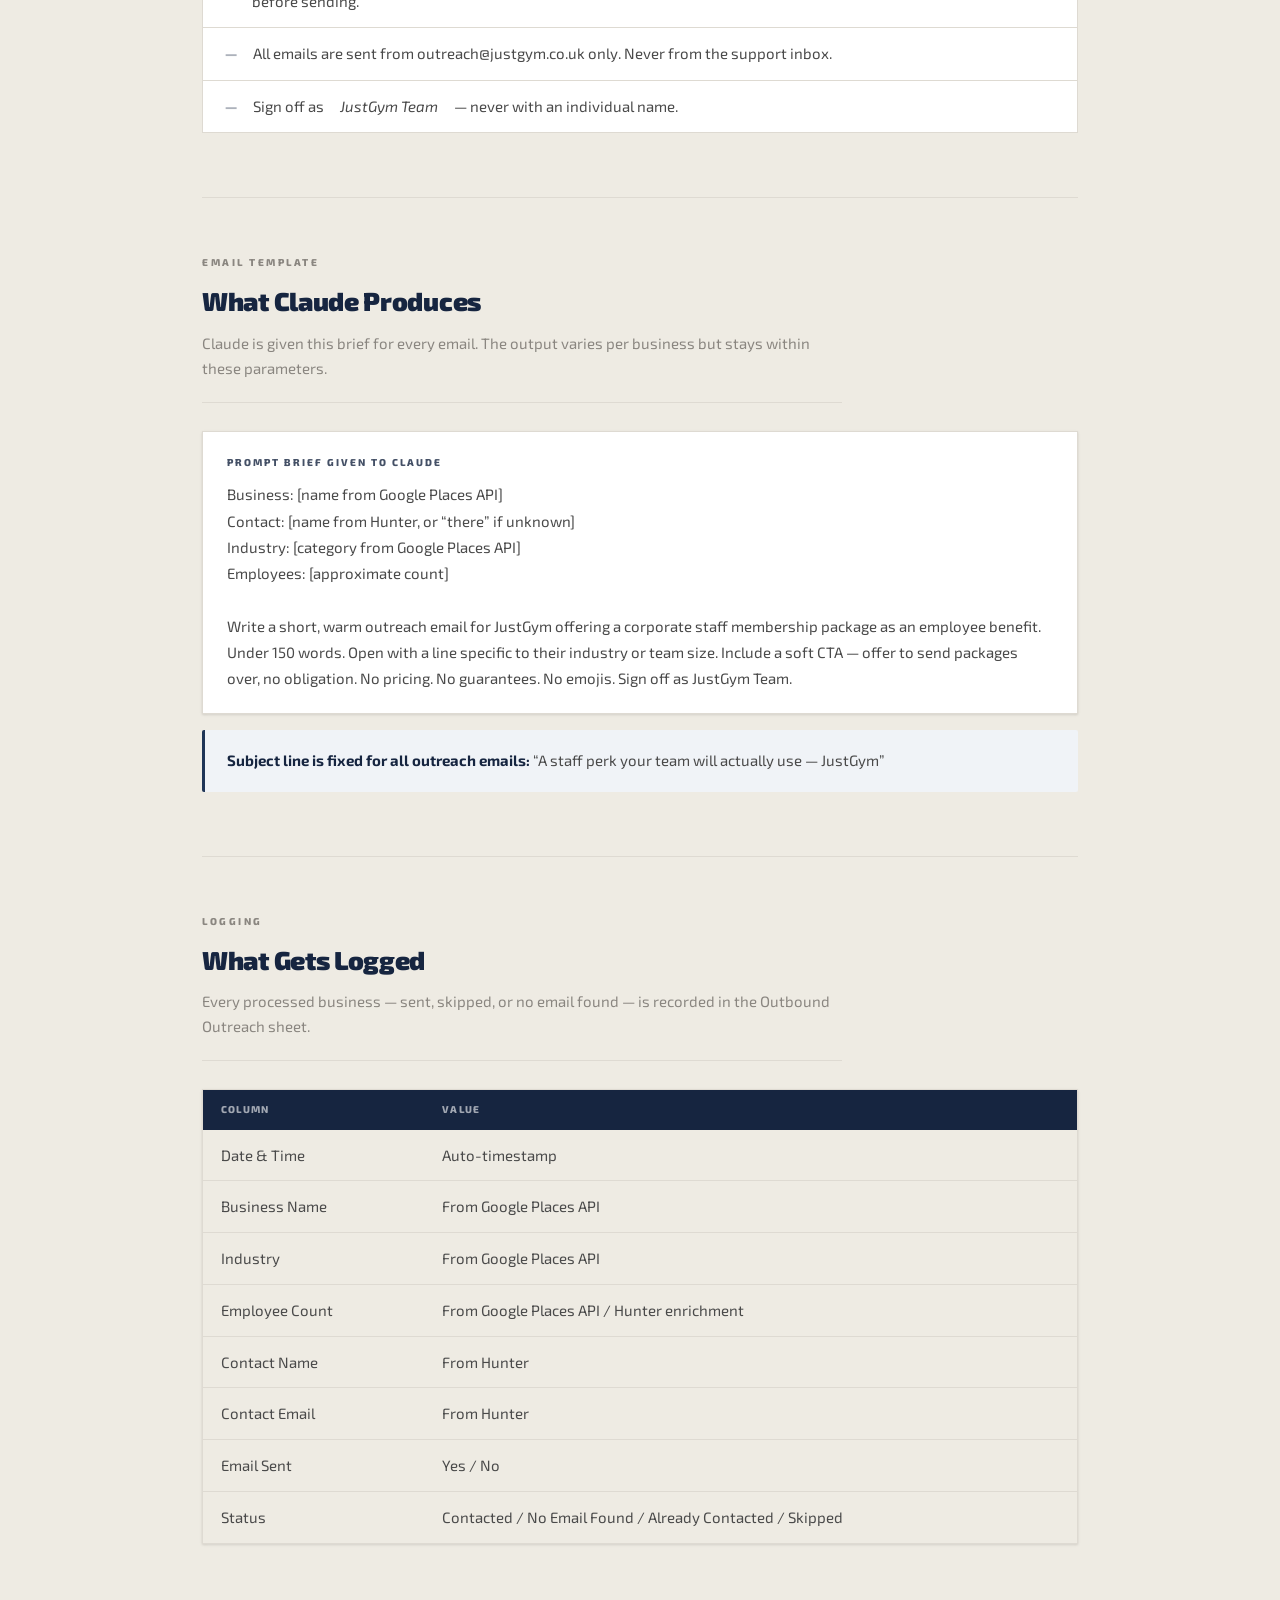
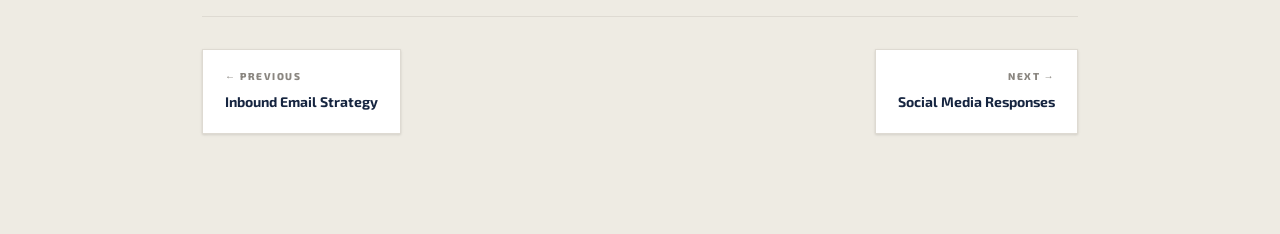
<file: outbound.html>
<!DOCTYPE html>
<html lang="en">
<head>
  <meta charset="UTF-8" />
  <meta name="viewport" content="width=device-width, initial-scale=1.0" />
  <title>Outbound B2B Campaign — JustGym Plan</title>
  <link rel="stylesheet" href="style.css" />
</head>
<body>

<nav>
  <a class="nav-logo" href="index.html">JustGym</a>
  <div class="nav-links">
    <a href="index.html">Overview</a>
    <a href="gmail.html">Gmail</a>
    <a href="inbound.html">Inbound</a>
    <a href="outbound.html" class="active">Outbound</a>
    <a href="social.html">Social</a>
    <a href="stack.html">Tech Stack</a>
    <a href="pricing.html">Pricing</a>
  </div>
</nav>

<div class="breadcrumb">
  <a href="index.html">Overview</a><span>&rsaquo;</span> Outbound B2B Campaign
</div>

<div class="page-header"><div class="page-header-inner">
  <div class="label">Section 03</div>
  <h1>Outbound B2B Campaign</h1>
  <p>Every day at 9 AM, the automation finds local businesses, locates a contact email, has Claude write a personalised pitch, and sends it from the outreach inbox. All activity is logged.</p>
</div></div>

<div class="main">

  <div class="section">
    <div class="section-label">Tool Choice</div>
    <h2>Why Not Apollo</h2>
    <p class="section-desc">Apollo is a large-scale global B2B database. For this campaign it is unnecessary.</p>

    <div class="callout callout-info">
      <strong>Google Places API is the better fit.</strong> Apollo is designed for prospecting across millions of global companies by industry, job title, and company size. For finding businesses within a few miles of a gym, Google Places API (Google Maps) is more accurate, faster to configure, and significantly cheaper. It searches by physical proximity and returns live, local results &mdash; exactly what this campaign needs.
    </div>

    <div class="grid-2">
      <div class="card">
        <h3>Google Places API (Google Maps)</h3>
        <p>Searches Google Maps by location and business type. Returns real businesses within your target radius with name, address, website, phone, and category. Free tier: 100 searches per month.</p>
      </div>
      <div class="card">
        <h3>Hunter.io</h3>
        <p>Takes a business website and finds verified email addresses for decision makers. Targets HR Managers, Office Managers, Directors, and MDs. Free tier: 25 searches per month.</p>
      </div>
    </div>
  </div>

  <hr />

  <div class="section">
    <div class="section-label">Automation Flow</div>
    <h2>How It Works</h2>
    <p class="section-desc">Runs once a day at 9:00 AM. Processes up to 20 businesses per run.</p>

    <div class="flow">
      <div class="flow-node primary">9:00 AM Daily</div>
      <div class="flow-arrow">&#8594;</div>
      <div class="flow-node">Google Places API &mdash; Find Businesses</div>
      <div class="flow-arrow">&#8594;</div>
      <div class="flow-node">Hunter &mdash; Find Email</div>
      <div class="flow-arrow">&#8594;</div>
      <div class="flow-node">Check Log &mdash; 90 Days</div>
      <div class="flow-arrow">&#8594;</div>
      <div class="flow-node">Claude Drafts Email</div>
      <div class="flow-arrow">&#8594;</div>
      <div class="flow-node">Gmail Sends</div>
      <div class="flow-arrow">&#8594;</div>
      <div class="flow-node">Log Row</div>
    </div>

    <ul class="steps">
      <li class="step">
        <div class="step-num">01</div>
        <div class="step-body">
          <h4>Find local businesses via Google Places API</h4>
          <p>Google Places API runs a Google Maps search for businesses within the configured radius of the gym. Filter by business type: offices, retail, hospitality, healthcare, tech. Each result returns the business name, address, website, phone number, and category.</p>
          <div class="tags"><span class="tag">Google Places API</span><span class="tag">Google Maps</span></div>
        </div>
      </li>
      <li class="step">
        <div class="step-num">02</div>
        <div class="step-body">
          <h4>Find a verified contact email via Hunter.io</h4>
          <p>The business website is passed to Hunter.io to find a verified email for a decision maker. Target titles in priority order: HR Manager, Office Manager, Managing Director, Director, Owner. If Hunter finds no verified email, the business is skipped and logged as <em>No Email Found.</em></p>
          <div class="tags"><span class="tag">Hunter.io</span><span class="tag">EmailHunterCLIAPI</span></div>
        </div>
      </li>
      <li class="step">
        <div class="step-num">03</div>
        <div class="step-body">
          <h4>Check the outreach log for recent contact</h4>
          <p>Before sending, the automation searches the Outbound Outreach sheet for the business name and email address. If the business was contacted within the last 90 days, it is skipped and logged as <em>Already Contacted.</em> This protects sender reputation and avoids irritating potential leads.</p>
          <div class="tags"><span class="tag">Google Sheets</span></div>
        </div>
      </li>
      <li class="step">
        <div class="step-num">04</div>
        <div class="step-body">
          <h4>Claude writes a personalised email</h4>
          <p>Claude receives the business name, contact name (if known), industry, and approximate employee count. It writes a short pitch &mdash; under 150 words &mdash; that references the specific industry or team size. The tone is warm and direct. No pricing, no guarantees, no template feel. Signs off as <em>JustGym Team.</em></p>
          <div class="tags"><span class="tag">Claude (Anthropic)</span><span class="tag">AnthropicCLIAPI</span></div>
        </div>
      </li>
      <li class="step">
        <div class="step-num">05</div>
        <div class="step-body">
          <h4>Send from the outreach inbox</h4>
          <p>The email is sent from <strong>outreach@justgym.co.uk</strong> &mdash; completely separate from the support inbox. The subject line is fixed for all emails: <em>A staff perk your team will actually use &mdash; JustGym.</em> The daily cap is 20 sent emails, hard limit, to stay within Gmail sending thresholds.</p>
          <div class="tags"><span class="tag">Gmail</span><span class="tag">GoogleMailV2CLIAPI</span></div>
        </div>
      </li>
      <li class="step">
        <div class="step-num">06</div>
        <div class="step-body">
          <h4>Log every attempt to Google Sheets</h4>
          <p>Every business processed gets a row in the Outbound Outreach sheet &mdash; regardless of outcome. Sent, skipped, or no email found are all recorded. This builds a full contact history and prevents any business being emailed twice within the 90 day window.</p>
          <div class="tags"><span class="tag">Google Sheets</span></div>
        </div>
      </li>
    </ul>
  </div>

  <hr />

  <div class="section">
    <div class="section-label">Campaign Rules</div>
    <h2>Target Profile &amp; Safeguards</h2>
    <p class="section-desc">Who we target and the limits that protect sender reputation.</p>

    <div class="grid-2" style="margin-bottom:24px;">
      <div class="card">
        <h3>Target Profile</h3>
        <p>
          Location: within target radius of the gym<br />
          Employees: 5 to 200<br />
          Industries: offices, retail, hospitality, healthcare, tech<br />
          Contact title: HR Manager, Office Manager, MD, Director, Owner
        </p>
      </div>
      <div class="card">
        <h3>Hard Limits</h3>
        <p>
          Maximum 20 emails sent per day<br />
          No business contacted more than once per 90 days<br />
          Skip any business with fewer than 5 employees<br />
          No pricing or guarantees in any email copy
        </p>
      </div>
    </div>

    <ul class="rules-list">
      <li class="rule-row"><span class="dash">&mdash;</span>Emails must not include specific pricing, package details, or promotional offers. Mention only that packages are available and offer to share them on request.</li>
      <li class="rule-row"><span class="dash">&mdash;</span>Emails must not sound templated. Claude should reference something specific to the business &mdash; their industry, their team size, or a relevant angle.</li>
      <li class="rule-row"><span class="dash">&mdash;</span>Do not contact businesses that are existing JustGym corporate clients. Cross-reference against the existing client list before sending.</li>
      <li class="rule-row"><span class="dash">&mdash;</span>All emails are sent from outreach@justgym.co.uk only. Never from the support inbox.</li>
      <li class="rule-row"><span class="dash">&mdash;</span>Sign off as <em>JustGym Team</em> &mdash; never with an individual name.</li>
    </ul>
  </div>

  <hr />

  <div class="section">
    <div class="section-label">Email Template</div>
    <h2>What Claude Produces</h2>
    <p class="section-desc">Claude is given this brief for every email. The output varies per business but stays within these parameters.</p>

    <div class="card" style="margin-bottom:16px;">
      <h3>Prompt Brief Given to Claude</h3>
      <p>
        Business: [name from Google Places API]<br />
        Contact: [name from Hunter, or &ldquo;there&rdquo; if unknown]<br />
        Industry: [category from Google Places API]<br />
        Employees: [approximate count]<br /><br />
        Write a short, warm outreach email for JustGym offering a corporate staff membership package as an employee benefit. Under 150 words. Open with a line specific to their industry or team size. Include a soft CTA &mdash; offer to send packages over, no obligation. No pricing. No guarantees. No emojis. Sign off as JustGym Team.
      </p>
    </div>

    <div class="callout callout-info">
      <strong>Subject line is fixed for all outreach emails:</strong> &ldquo;A staff perk your team will actually use &mdash; JustGym&rdquo;
    </div>
  </div>

  <hr />

  <div class="section">
    <div class="section-label">Logging</div>
    <h2>What Gets Logged</h2>
    <p class="section-desc">Every processed business &mdash; sent, skipped, or no email found &mdash; is recorded in the Outbound Outreach sheet.</p>

    <div class="table-wrap">
      <table>
        <thead>
          <tr><th>Column</th><th>Value</th></tr>
        </thead>
        <tbody>
          <tr><td>Date &amp; Time</td><td>Auto-timestamp</td></tr>
          <tr><td>Business Name</td><td>From Google Places API</td></tr>
          <tr><td>Industry</td><td>From Google Places API</td></tr>
          <tr><td>Employee Count</td><td>From Google Places API / Hunter enrichment</td></tr>
          <tr><td>Contact Name</td><td>From Hunter</td></tr>
          <tr><td>Contact Email</td><td>From Hunter</td></tr>
          <tr><td>Email Sent</td><td>Yes / No</td></tr>
          <tr><td>Status</td><td>Contacted / No Email Found / Already Contacted / Skipped</td></tr>
        </tbody>
      </table>
    </div>
  </div>

  <div class="page-nav">
    <a href="inbound.html">
      <div class="pn-label">&larr; Previous</div>
      <div class="pn-title">Inbound Email Strategy</div>
    </a>
    <a href="social.html" class="next">
      <div class="pn-label">Next &rarr;</div>
      <div class="pn-title">Social Media Responses</div>
    </a>
  </div>

</div>
</body>
</html>
</file>
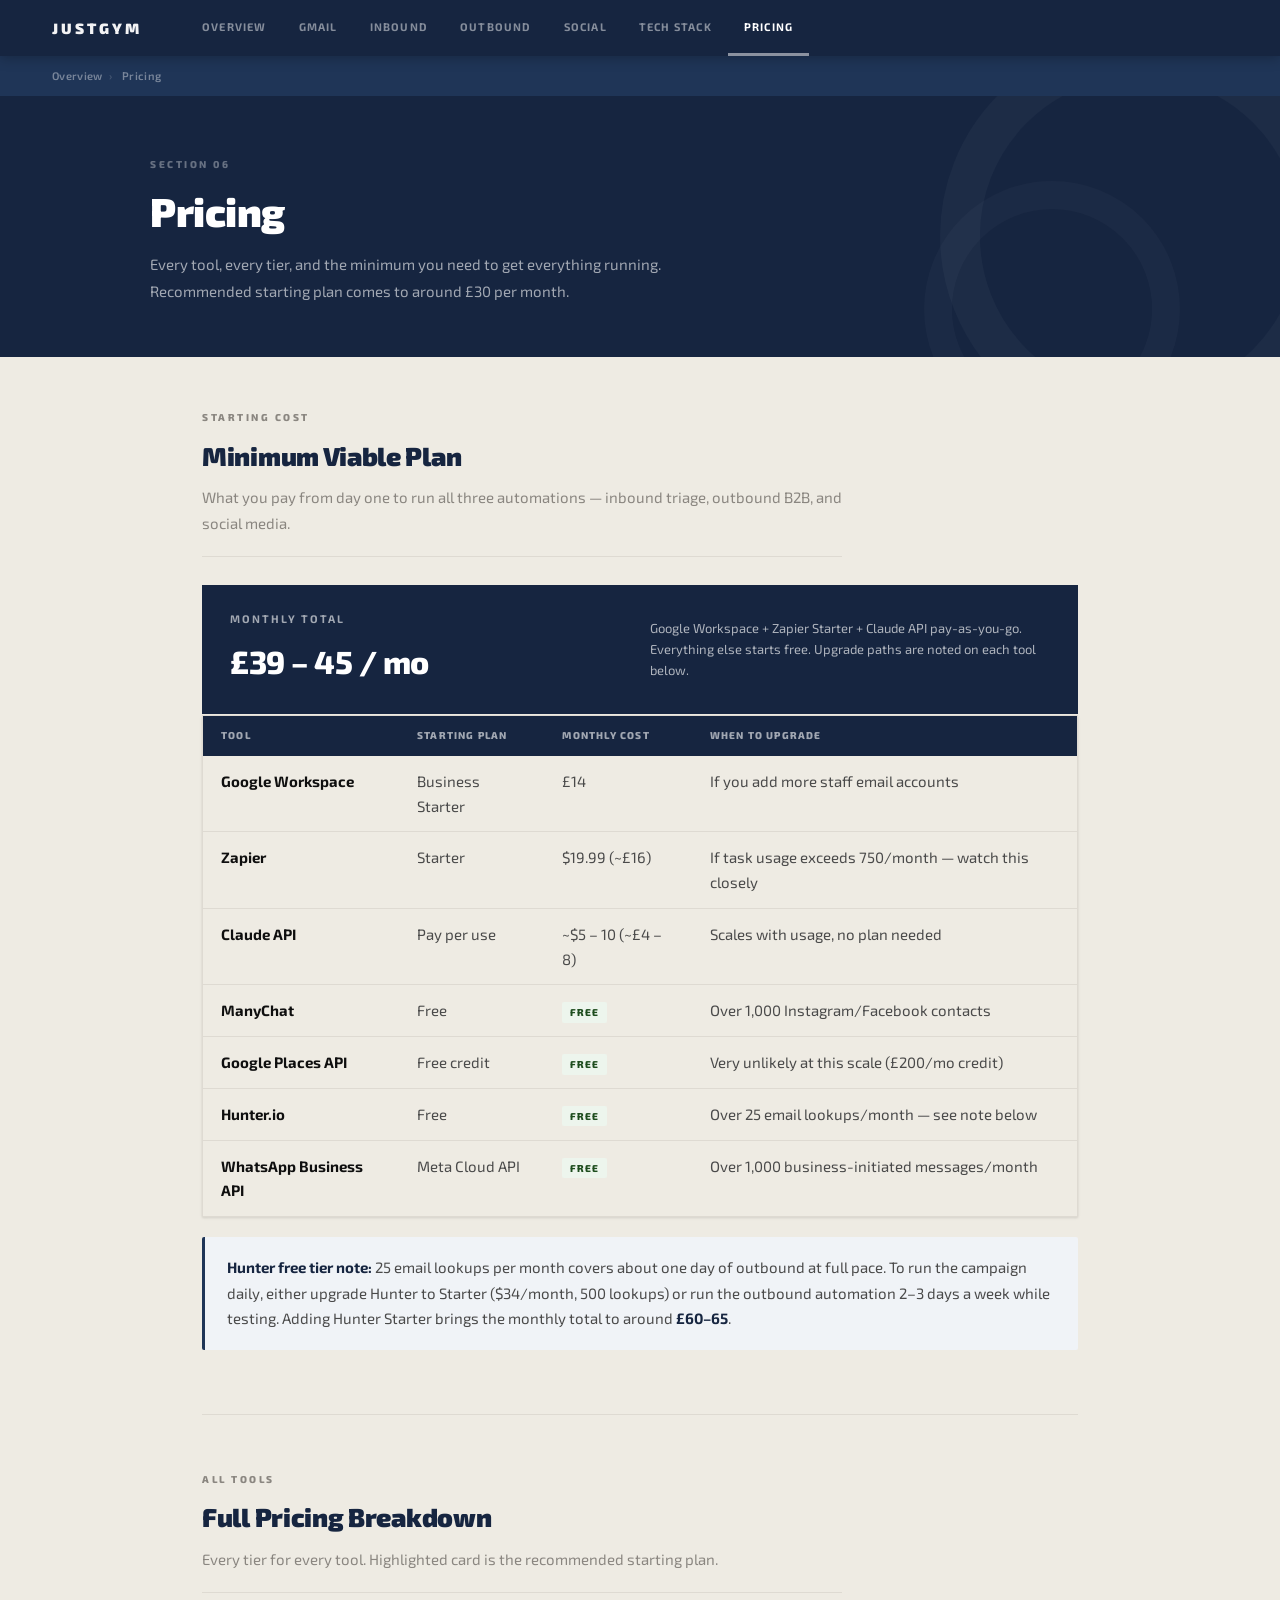
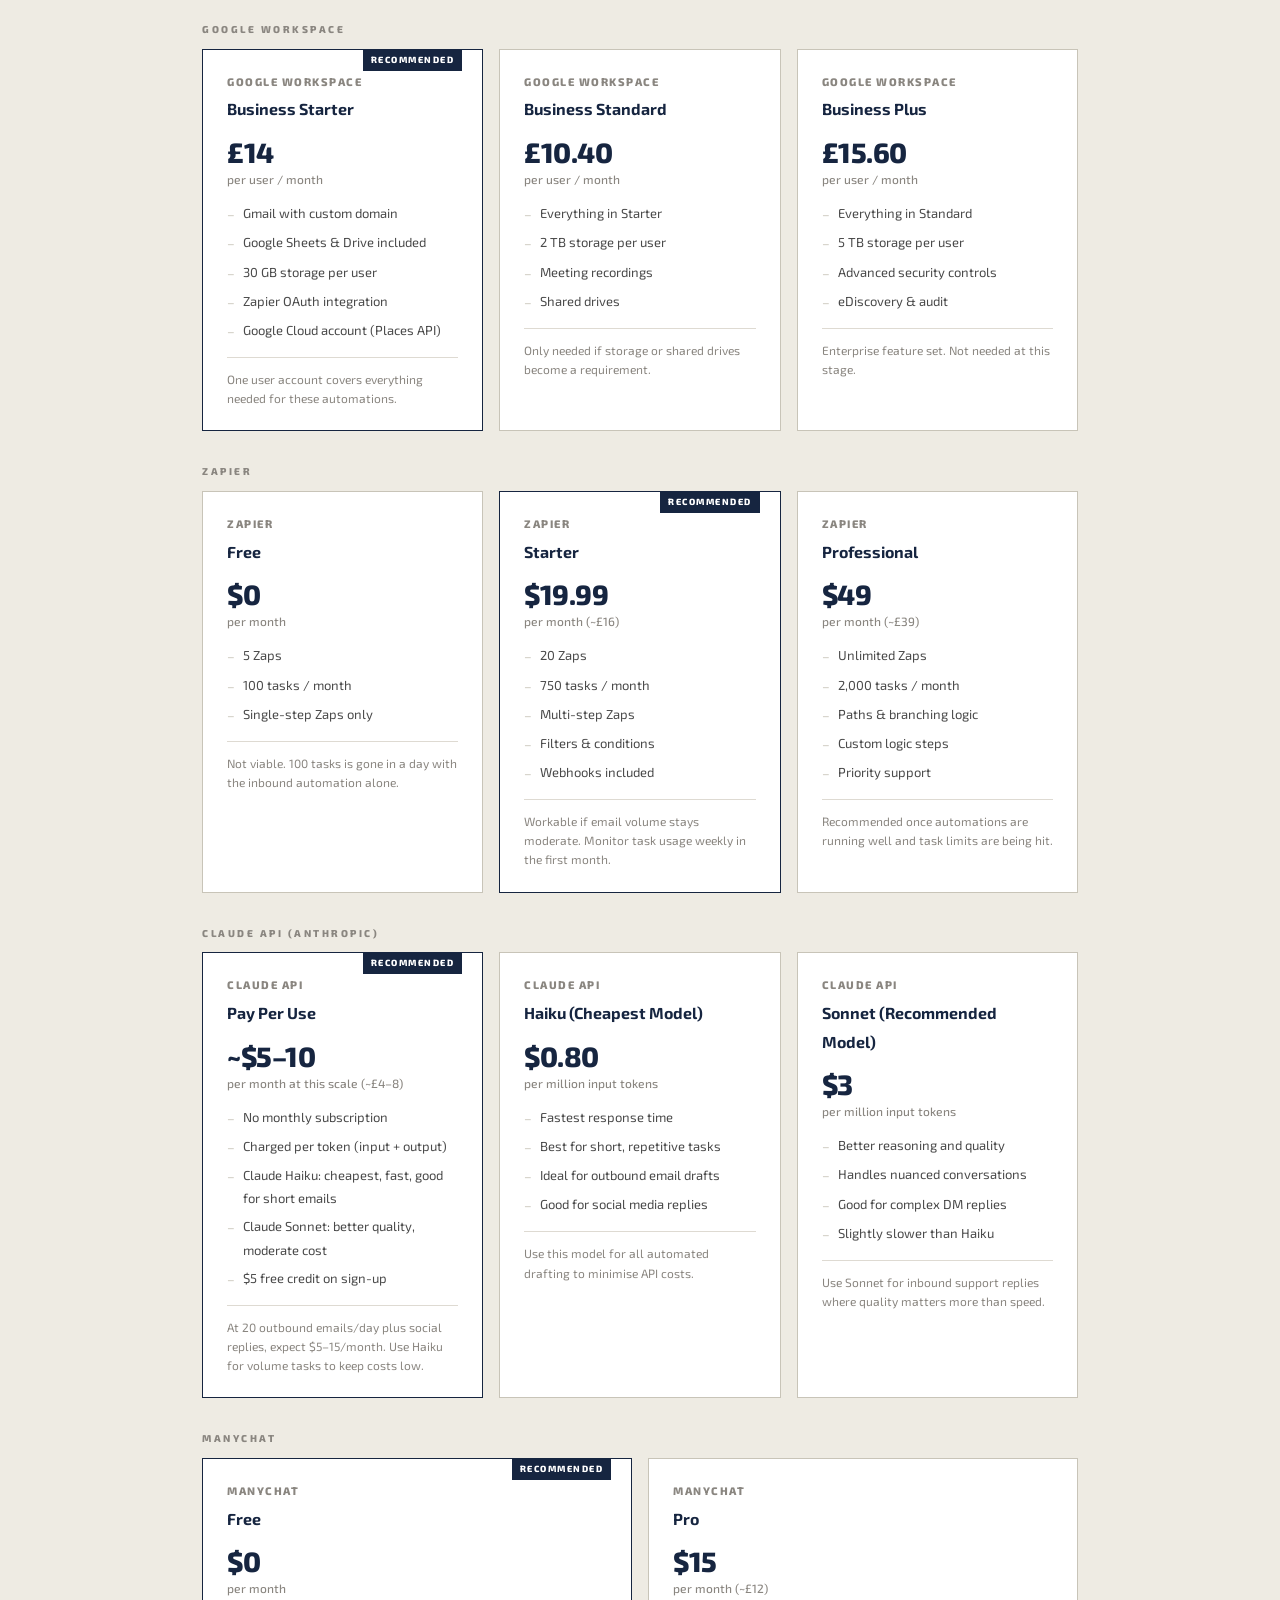
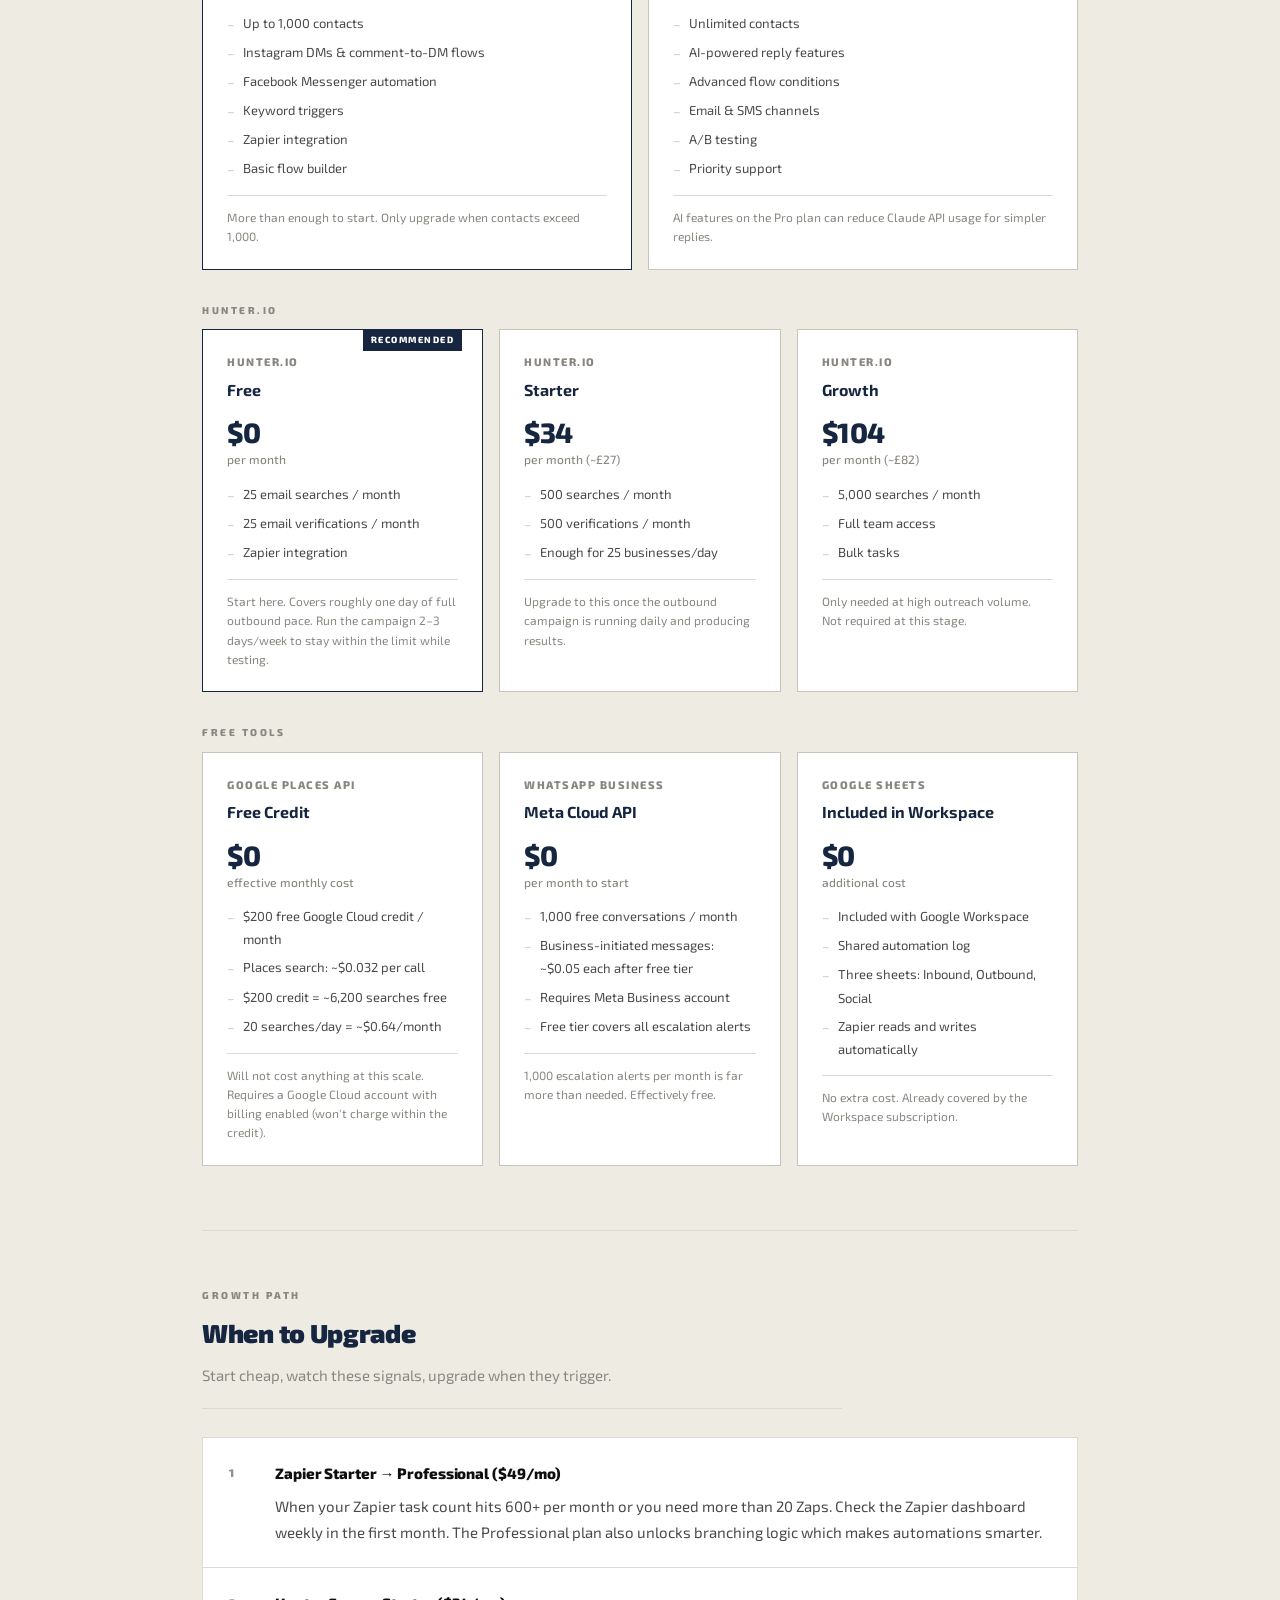
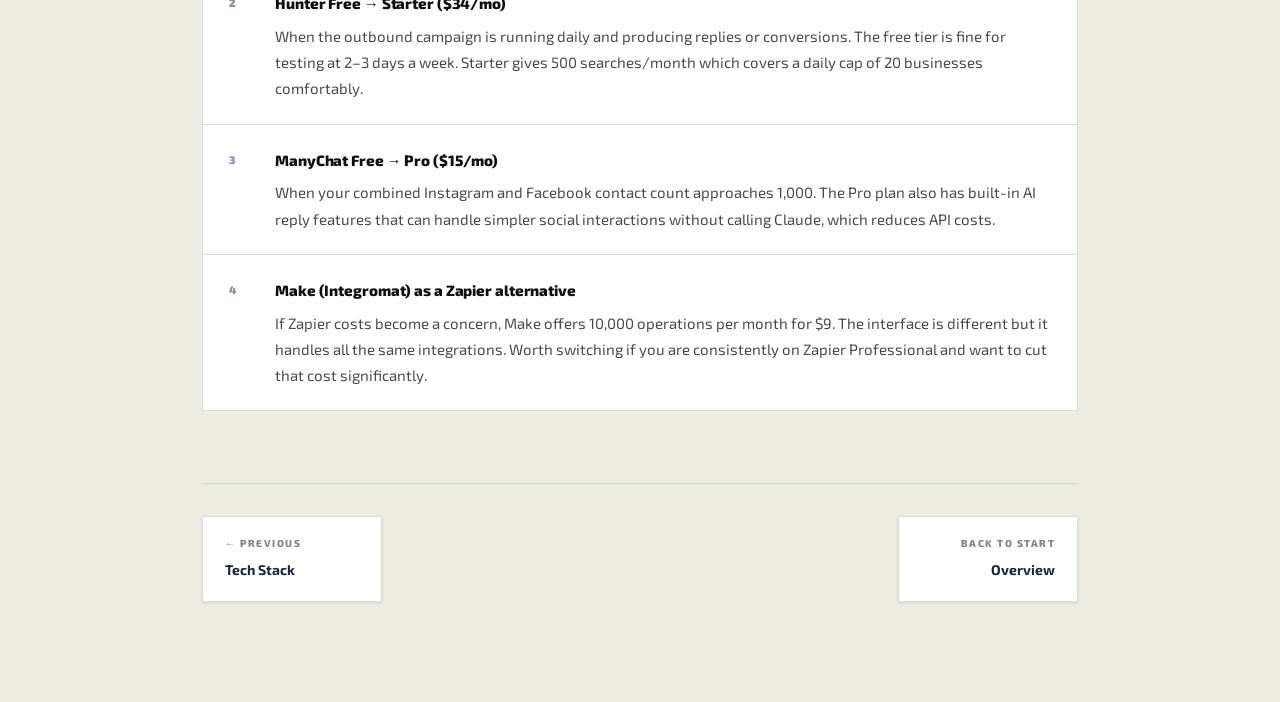
<file: pricing.html>
<!DOCTYPE html>
<html lang="en">
<head>
  <meta charset="UTF-8" />
  <meta name="viewport" content="width=device-width, initial-scale=1.0" />
  <title>Pricing — JustGym Plan</title>
  <link rel="stylesheet" href="style.css" />
  <style>
    .price-big {
      font-size: 28px;
      font-weight: 800;
      color: var(--navy);
      letter-spacing: -0.5px;
      line-height: 1;
    }
    .price-per {
      font-size: 12px;
      color: var(--text-faint);
      font-weight: 500;
      margin-top: 3px;
    }
    .price-card {
      background: var(--surface);
      border: 1px solid var(--border);
      padding: 22px 24px;
    }
    .price-card .tool-name {
      font-size: 11px;
      font-weight: 800;
      letter-spacing: 1.5px;
      text-transform: uppercase;
      color: var(--text-faint);
      margin-bottom: 4px;
    }
    .price-card h3 {
      font-size: 16px;
      font-weight: 700;
      color: var(--navy);
      margin-bottom: 14px;
    }
    .price-card .features {
      list-style: none;
      margin: 12px 0;
      display: flex;
      flex-direction: column;
      gap: 5px;
    }
    .price-card .features li {
      font-size: 13px;
      color: var(--text-muted);
      display: flex;
      align-items: flex-start;
      gap: 8px;
    }
    .price-card .features li::before {
      content: '\2013';
      color: var(--border);
      flex-shrink: 0;
      margin-top: 1px;
    }
    .price-card .upgrade-note {
      margin-top: 14px;
      padding-top: 12px;
      border-top: 1px solid var(--border-light);
      font-size: 12px;
      color: var(--text-faint);
      line-height: 1.6;
    }
    .recommended {
      border-color: var(--navy);
      position: relative;
    }
    .recommended::before {
      content: 'RECOMMENDED';
      position: absolute;
      top: -1px;
      right: 20px;
      background: var(--navy);
      color: #fff;
      font-size: 9px;
      font-weight: 800;
      letter-spacing: 1.5px;
      padding: 3px 8px;
    }
    .total-bar {
      background: var(--navy);
      color: #fff;
      padding: 24px 28px;
      display: flex;
      align-items: center;
      justify-content: space-between;
      gap: 24px;
      flex-wrap: wrap;
      margin-bottom: 1px;
    }
    .total-bar .total-label {
      font-size: 11px;
      font-weight: 700;
      letter-spacing: 2px;
      text-transform: uppercase;
      opacity: 0.6;
      margin-bottom: 4px;
    }
    .total-bar .total-amount {
      font-size: 32px;
      font-weight: 800;
      letter-spacing: -0.5px;
    }
    .total-bar .total-note {
      font-size: 13px;
      opacity: 0.65;
      max-width: 400px;
      line-height: 1.65;
    }
    .pill-free {
      background: var(--green-bg);
      color: var(--green-text);
      display: inline-block;
      font-size: 10px;
      font-weight: 800;
      letter-spacing: 1px;
      text-transform: uppercase;
      padding: 2px 8px;
      border-radius: 2px;
    }
    .tier-row {
      display: flex;
      align-items: baseline;
      justify-content: space-between;
      gap: 12px;
      padding: 10px 0;
      border-bottom: 1px solid var(--border-light);
      font-size: 13px;
    }
    .tier-row:last-child { border-bottom: none; }
    .tier-row .tier-name { color: var(--text-muted); }
    .tier-row .tier-price { font-weight: 700; color: var(--navy); white-space: nowrap; }
    .tier-row .tier-price.free { color: var(--green-text); }
  </style>
</head>
<body>

<nav>
  <a class="nav-logo" href="index.html">JustGym</a>
  <div class="nav-links">
    <a href="index.html">Overview</a>
    <a href="gmail.html">Gmail</a>
    <a href="inbound.html">Inbound</a>
    <a href="outbound.html">Outbound</a>
    <a href="social.html">Social</a>
    <a href="stack.html">Tech Stack</a>
    <a href="pricing.html" class="active">Pricing</a>
  </div>
</nav>

<div class="breadcrumb">
  <a href="index.html">Overview</a><span>&rsaquo;</span> Pricing
</div>

<div class="page-header"><div class="page-header-inner">
  <div class="label">Section 06</div>
  <h1>Pricing</h1>
  <p>Every tool, every tier, and the minimum you need to get everything running. Recommended starting plan comes to around &pound;30 per month.</p>
</div></div>

<div class="main">

  <!-- TOTAL -->
  <div class="section">
    <div class="section-label">Starting Cost</div>
    <h2>Minimum Viable Plan</h2>
    <p class="section-desc">What you pay from day one to run all three automations &mdash; inbound triage, outbound B2B, and social media.</p>

    <div class="total-bar">
      <div>
        <div class="total-label">Monthly Total</div>
        <div class="total-amount">&pound;39 &ndash; 45 / mo</div>
      </div>
      <div class="total-note">
        Google Workspace + Zapier Starter + Claude API pay-as-you-go. Everything else starts free. Upgrade paths are noted on each tool below.
      </div>
    </div>

    <div class="table-wrap" style="margin-top:0;">
      <table>
        <thead>
          <tr>
            <th>Tool</th>
            <th>Starting Plan</th>
            <th>Monthly Cost</th>
            <th>When to Upgrade</th>
          </tr>
        </thead>
        <tbody>
          <tr>
            <td><strong>Google Workspace</strong></td>
            <td>Business Starter</td>
            <td>&pound;14</td>
            <td>If you add more staff email accounts</td>
          </tr>
          <tr>
            <td><strong>Zapier</strong></td>
            <td>Starter</td>
            <td>$19.99 (~&pound;16)</td>
            <td>If task usage exceeds 750/month &mdash; watch this closely</td>
          </tr>
          <tr>
            <td><strong>Claude API</strong></td>
            <td>Pay per use</td>
            <td>~$5 &ndash; 10 (~&pound;4 &ndash; 8)</td>
            <td>Scales with usage, no plan needed</td>
          </tr>
          <tr>
            <td><strong>ManyChat</strong></td>
            <td>Free</td>
            <td><span class="pill-free">Free</span></td>
            <td>Over 1,000 Instagram/Facebook contacts</td>
          </tr>
          <tr>
            <td><strong>Google Places API</strong></td>
            <td>Free credit</td>
            <td><span class="pill-free">Free</span></td>
            <td>Very unlikely at this scale (&pound;200/mo credit)</td>
          </tr>
          <tr>
            <td><strong>Hunter.io</strong></td>
            <td>Free</td>
            <td><span class="pill-free">Free</span></td>
            <td>Over 25 email lookups/month &mdash; see note below</td>
          </tr>
          <tr>
            <td><strong>WhatsApp Business API</strong></td>
            <td>Meta Cloud API</td>
            <td><span class="pill-free">Free</span></td>
            <td>Over 1,000 business-initiated messages/month</td>
          </tr>
        </tbody>
      </table>
    </div>

    <div class="callout callout-info" style="margin-top:20px;">
      <strong>Hunter free tier note:</strong> 25 email lookups per month covers about one day of outbound at full pace. To run the campaign daily, either upgrade Hunter to Starter ($34/month, 500 lookups) or run the outbound automation 2&ndash;3 days a week while testing. Adding Hunter Starter brings the monthly total to around <strong>&pound;60&ndash;65</strong>.
    </div>
  </div>

  <hr />

  <!-- TOOL BY TOOL -->
  <div class="section">
    <div class="section-label">All Tools</div>
    <h2>Full Pricing Breakdown</h2>
    <p class="section-desc">Every tier for every tool. Highlighted card is the recommended starting plan.</p>

    <!-- Google Workspace -->
    <div class="section-label" style="margin-bottom:10px;">Google Workspace</div>
    <div class="grid-3" style="margin-bottom:32px;">
      <div class="price-card recommended">
        <div class="tool-name">Google Workspace</div>
        <h3>Business Starter</h3>
        <div class="price-big">&pound;14</div>
        <div class="price-per">per user / month</div>
        <ul class="features">
          <li>Gmail with custom domain</li>
          <li>Google Sheets &amp; Drive included</li>
          <li>30 GB storage per user</li>
          <li>Zapier OAuth integration</li>
          <li>Google Cloud account (Places API)</li>
        </ul>
        <div class="upgrade-note">One user account covers everything needed for these automations.</div>
      </div>
      <div class="price-card">
        <div class="tool-name">Google Workspace</div>
        <h3>Business Standard</h3>
        <div class="price-big">&pound;10.40</div>
        <div class="price-per">per user / month</div>
        <ul class="features">
          <li>Everything in Starter</li>
          <li>2 TB storage per user</li>
          <li>Meeting recordings</li>
          <li>Shared drives</li>
        </ul>
        <div class="upgrade-note">Only needed if storage or shared drives become a requirement.</div>
      </div>
      <div class="price-card">
        <div class="tool-name">Google Workspace</div>
        <h3>Business Plus</h3>
        <div class="price-big">&pound;15.60</div>
        <div class="price-per">per user / month</div>
        <ul class="features">
          <li>Everything in Standard</li>
          <li>5 TB storage per user</li>
          <li>Advanced security controls</li>
          <li>eDiscovery &amp; audit</li>
        </ul>
        <div class="upgrade-note">Enterprise feature set. Not needed at this stage.</div>
      </div>
    </div>

    <!-- Zapier -->
    <div class="section-label" style="margin-bottom:10px;">Zapier</div>
    <div class="grid-3" style="margin-bottom:32px;">
      <div class="price-card">
        <div class="tool-name">Zapier</div>
        <h3>Free</h3>
        <div class="price-big">$0</div>
        <div class="price-per">per month</div>
        <ul class="features">
          <li>5 Zaps</li>
          <li>100 tasks / month</li>
          <li>Single-step Zaps only</li>
        </ul>
        <div class="upgrade-note">Not viable. 100 tasks is gone in a day with the inbound automation alone.</div>
      </div>
      <div class="price-card recommended">
        <div class="tool-name">Zapier</div>
        <h3>Starter</h3>
        <div class="price-big">$19.99</div>
        <div class="price-per">per month (~&pound;16)</div>
        <ul class="features">
          <li>20 Zaps</li>
          <li>750 tasks / month</li>
          <li>Multi-step Zaps</li>
          <li>Filters &amp; conditions</li>
          <li>Webhooks included</li>
        </ul>
        <div class="upgrade-note">Workable if email volume stays moderate. Monitor task usage weekly in the first month.</div>
      </div>
      <div class="price-card">
        <div class="tool-name">Zapier</div>
        <h3>Professional</h3>
        <div class="price-big">$49</div>
        <div class="price-per">per month (~&pound;39)</div>
        <ul class="features">
          <li>Unlimited Zaps</li>
          <li>2,000 tasks / month</li>
          <li>Paths &amp; branching logic</li>
          <li>Custom logic steps</li>
          <li>Priority support</li>
        </ul>
        <div class="upgrade-note">Recommended once automations are running well and task limits are being hit.</div>
      </div>
    </div>

    <!-- Claude API -->
    <div class="section-label" style="margin-bottom:10px;">Claude API (Anthropic)</div>
    <div class="grid-3" style="margin-bottom:32px;">
      <div class="price-card recommended">
        <div class="tool-name">Claude API</div>
        <h3>Pay Per Use</h3>
        <div class="price-big">~$5&ndash;10</div>
        <div class="price-per">per month at this scale (~&pound;4&ndash;8)</div>
        <ul class="features">
          <li>No monthly subscription</li>
          <li>Charged per token (input + output)</li>
          <li>Claude Haiku: cheapest, fast, good for short emails</li>
          <li>Claude Sonnet: better quality, moderate cost</li>
          <li>$5 free credit on sign-up</li>
        </ul>
        <div class="upgrade-note">At 20 outbound emails/day plus social replies, expect $5&ndash;15/month. Use Haiku for volume tasks to keep costs low.</div>
      </div>
      <div class="price-card">
        <div class="tool-name">Claude API</div>
        <h3>Haiku (Cheapest Model)</h3>
        <div class="price-big">$0.80</div>
        <div class="price-per">per million input tokens</div>
        <ul class="features">
          <li>Fastest response time</li>
          <li>Best for short, repetitive tasks</li>
          <li>Ideal for outbound email drafts</li>
          <li>Good for social media replies</li>
        </ul>
        <div class="upgrade-note">Use this model for all automated drafting to minimise API costs.</div>
      </div>
      <div class="price-card">
        <div class="tool-name">Claude API</div>
        <h3>Sonnet (Recommended Model)</h3>
        <div class="price-big">$3</div>
        <div class="price-per">per million input tokens</div>
        <ul class="features">
          <li>Better reasoning and quality</li>
          <li>Handles nuanced conversations</li>
          <li>Good for complex DM replies</li>
          <li>Slightly slower than Haiku</li>
        </ul>
        <div class="upgrade-note">Use Sonnet for inbound support replies where quality matters more than speed.</div>
      </div>
    </div>

    <!-- ManyChat -->
    <div class="section-label" style="margin-bottom:10px;">ManyChat</div>
    <div class="grid-2" style="margin-bottom:32px;">
      <div class="price-card recommended">
        <div class="tool-name">ManyChat</div>
        <h3>Free</h3>
        <div class="price-big">$0</div>
        <div class="price-per">per month</div>
        <ul class="features">
          <li>Up to 1,000 contacts</li>
          <li>Instagram DMs &amp; comment-to-DM flows</li>
          <li>Facebook Messenger automation</li>
          <li>Keyword triggers</li>
          <li>Zapier integration</li>
          <li>Basic flow builder</li>
        </ul>
        <div class="upgrade-note">More than enough to start. Only upgrade when contacts exceed 1,000.</div>
      </div>
      <div class="price-card">
        <div class="tool-name">ManyChat</div>
        <h3>Pro</h3>
        <div class="price-big">$15</div>
        <div class="price-per">per month (~&pound;12)</div>
        <ul class="features">
          <li>Unlimited contacts</li>
          <li>AI-powered reply features</li>
          <li>Advanced flow conditions</li>
          <li>Email &amp; SMS channels</li>
          <li>A/B testing</li>
          <li>Priority support</li>
        </ul>
        <div class="upgrade-note">AI features on the Pro plan can reduce Claude API usage for simpler replies.</div>
      </div>
    </div>

    <!-- Hunter -->
    <div class="section-label" style="margin-bottom:10px;">Hunter.io</div>
    <div class="grid-3" style="margin-bottom:32px;">
      <div class="price-card recommended">
        <div class="tool-name">Hunter.io</div>
        <h3>Free</h3>
        <div class="price-big">$0</div>
        <div class="price-per">per month</div>
        <ul class="features">
          <li>25 email searches / month</li>
          <li>25 email verifications / month</li>
          <li>Zapier integration</li>
        </ul>
        <div class="upgrade-note">Start here. Covers roughly one day of full outbound pace. Run the campaign 2&ndash;3 days/week to stay within the limit while testing.</div>
      </div>
      <div class="price-card">
        <div class="tool-name">Hunter.io</div>
        <h3>Starter</h3>
        <div class="price-big">$34</div>
        <div class="price-per">per month (~&pound;27)</div>
        <ul class="features">
          <li>500 searches / month</li>
          <li>500 verifications / month</li>
          <li>Enough for 25 businesses/day</li>
        </ul>
        <div class="upgrade-note">Upgrade to this once the outbound campaign is running daily and producing results.</div>
      </div>
      <div class="price-card">
        <div class="tool-name">Hunter.io</div>
        <h3>Growth</h3>
        <div class="price-big">$104</div>
        <div class="price-per">per month (~&pound;82)</div>
        <ul class="features">
          <li>5,000 searches / month</li>
          <li>Full team access</li>
          <li>Bulk tasks</li>
        </ul>
        <div class="upgrade-note">Only needed at high outreach volume. Not required at this stage.</div>
      </div>
    </div>

    <!-- Free Tools -->
    <div class="section-label" style="margin-bottom:10px;">Free Tools</div>
    <div class="grid-3" style="margin-bottom:0;">
      <div class="price-card">
        <div class="tool-name">Google Places API</div>
        <h3>Free Credit</h3>
        <div class="price-big">$0</div>
        <div class="price-per">effective monthly cost</div>
        <ul class="features">
          <li>$200 free Google Cloud credit / month</li>
          <li>Places search: ~$0.032 per call</li>
          <li>$200 credit = ~6,200 searches free</li>
          <li>20 searches/day = ~$0.64/month</li>
        </ul>
        <div class="upgrade-note">Will not cost anything at this scale. Requires a Google Cloud account with billing enabled (won't charge within the credit).</div>
      </div>
      <div class="price-card">
        <div class="tool-name">WhatsApp Business</div>
        <h3>Meta Cloud API</h3>
        <div class="price-big">$0</div>
        <div class="price-per">per month to start</div>
        <ul class="features">
          <li>1,000 free conversations / month</li>
          <li>Business-initiated messages: ~$0.05 each after free tier</li>
          <li>Requires Meta Business account</li>
          <li>Free tier covers all escalation alerts</li>
        </ul>
        <div class="upgrade-note">1,000 escalation alerts per month is far more than needed. Effectively free.</div>
      </div>
      <div class="price-card">
        <div class="tool-name">Google Sheets</div>
        <h3>Included in Workspace</h3>
        <div class="price-big">$0</div>
        <div class="price-per">additional cost</div>
        <ul class="features">
          <li>Included with Google Workspace</li>
          <li>Shared automation log</li>
          <li>Three sheets: Inbound, Outbound, Social</li>
          <li>Zapier reads and writes automatically</li>
        </ul>
        <div class="upgrade-note">No extra cost. Already covered by the Workspace subscription.</div>
      </div>
    </div>
  </div>

  <hr />

  <!-- UPGRADE PATH -->
  <div class="section">
    <div class="section-label">Growth Path</div>
    <h2>When to Upgrade</h2>
    <p class="section-desc">Start cheap, watch these signals, upgrade when they trigger.</p>

    <ul class="steps">
      <li class="step">
        <div class="step-num">1</div>
        <div class="step-body">
          <h4>Zapier Starter &rarr; Professional ($49/mo)</h4>
          <p>When your Zapier task count hits 600+ per month or you need more than 20 Zaps. Check the Zapier dashboard weekly in the first month. The Professional plan also unlocks branching logic which makes automations smarter.</p>
        </div>
      </li>
      <li class="step">
        <div class="step-num">2</div>
        <div class="step-body">
          <h4>Hunter Free &rarr; Starter ($34/mo)</h4>
          <p>When the outbound campaign is running daily and producing replies or conversions. The free tier is fine for testing at 2&ndash;3 days a week. Starter gives 500 searches/month which covers a daily cap of 20 businesses comfortably.</p>
        </div>
      </li>
      <li class="step">
        <div class="step-num">3</div>
        <div class="step-body">
          <h4>ManyChat Free &rarr; Pro ($15/mo)</h4>
          <p>When your combined Instagram and Facebook contact count approaches 1,000. The Pro plan also has built-in AI reply features that can handle simpler social interactions without calling Claude, which reduces API costs.</p>
        </div>
      </li>
      <li class="step">
        <div class="step-num">4</div>
        <div class="step-body">
          <h4>Make (Integromat) as a Zapier alternative</h4>
          <p>If Zapier costs become a concern, Make offers 10,000 operations per month for $9. The interface is different but it handles all the same integrations. Worth switching if you are consistently on Zapier Professional and want to cut that cost significantly.</p>
        </div>
      </li>
    </ul>
  </div>

  <div class="page-nav">
    <a href="stack.html">
      <div class="pn-label">&larr; Previous</div>
      <div class="pn-title">Tech Stack</div>
    </a>
    <a href="index.html" class="next">
      <div class="pn-label">Back to start</div>
      <div class="pn-title">Overview</div>
    </a>
  </div>

</div>
</body>
</html>
</file>
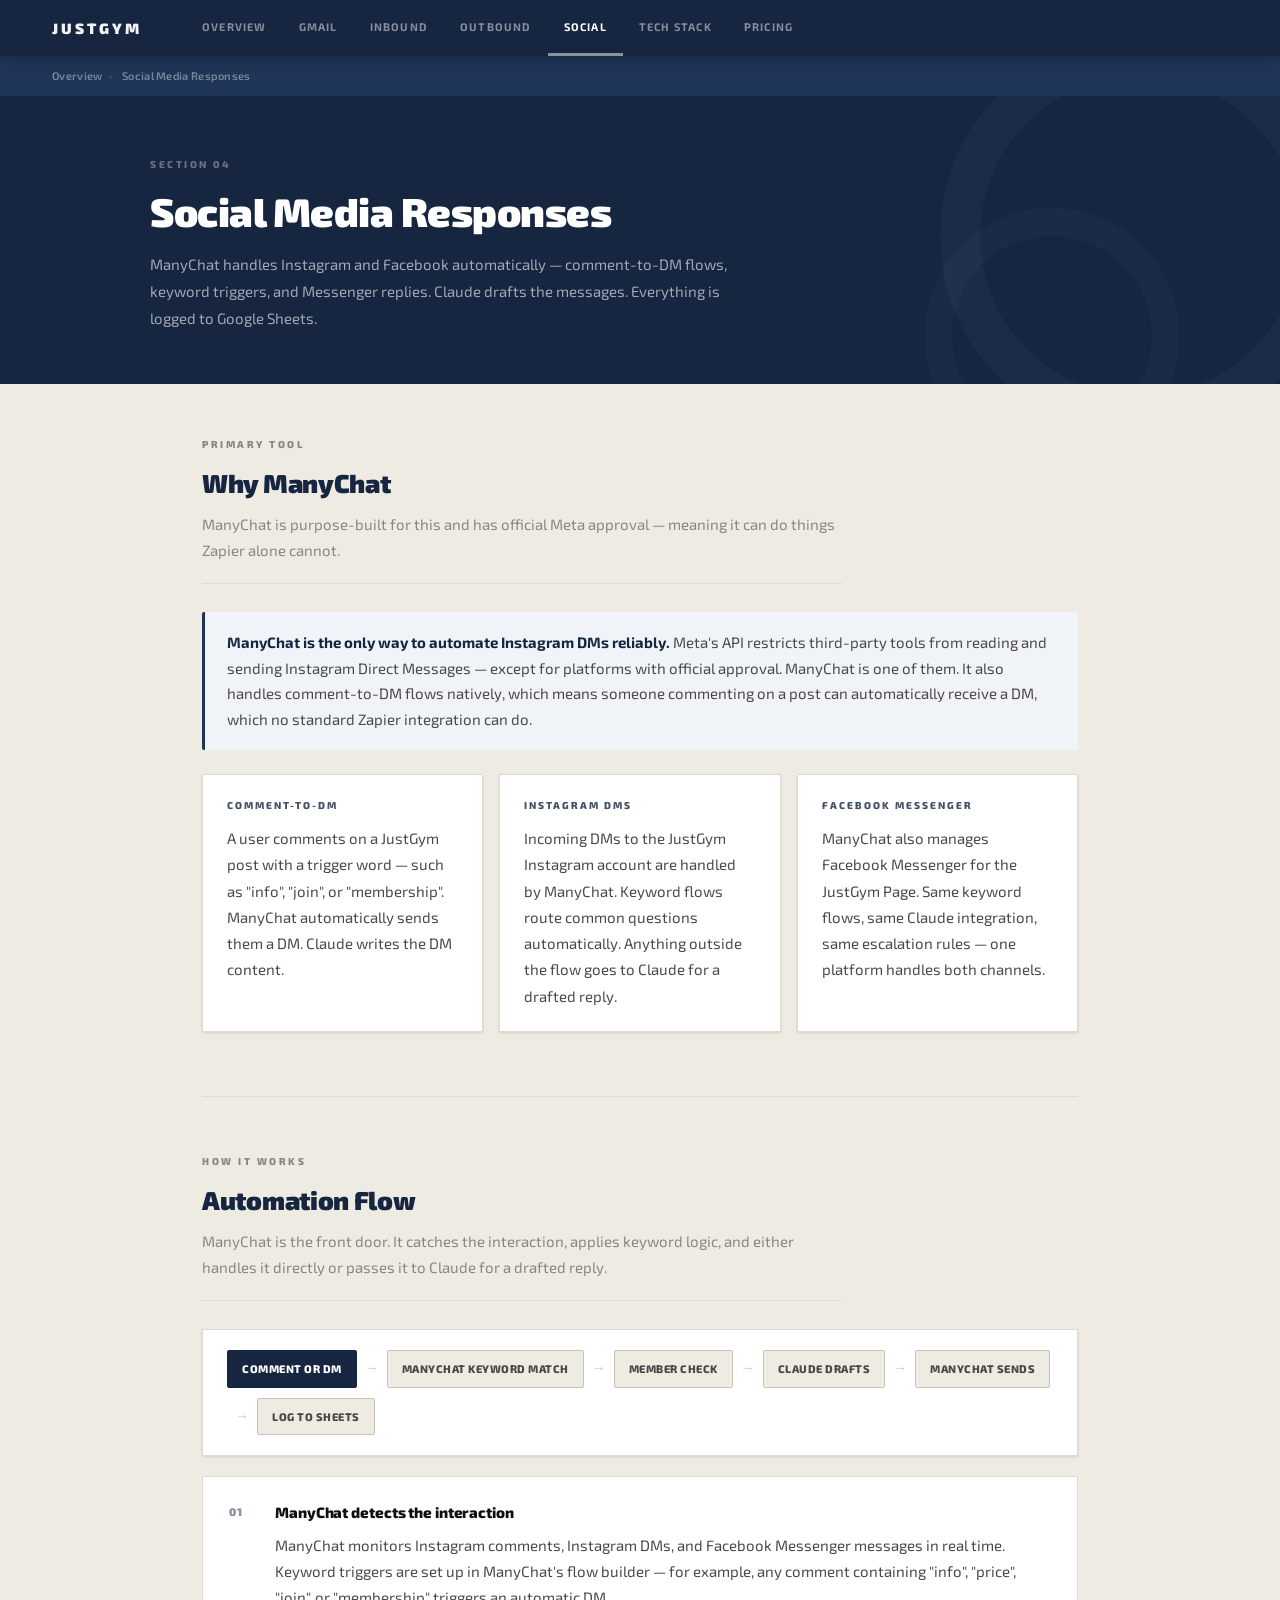
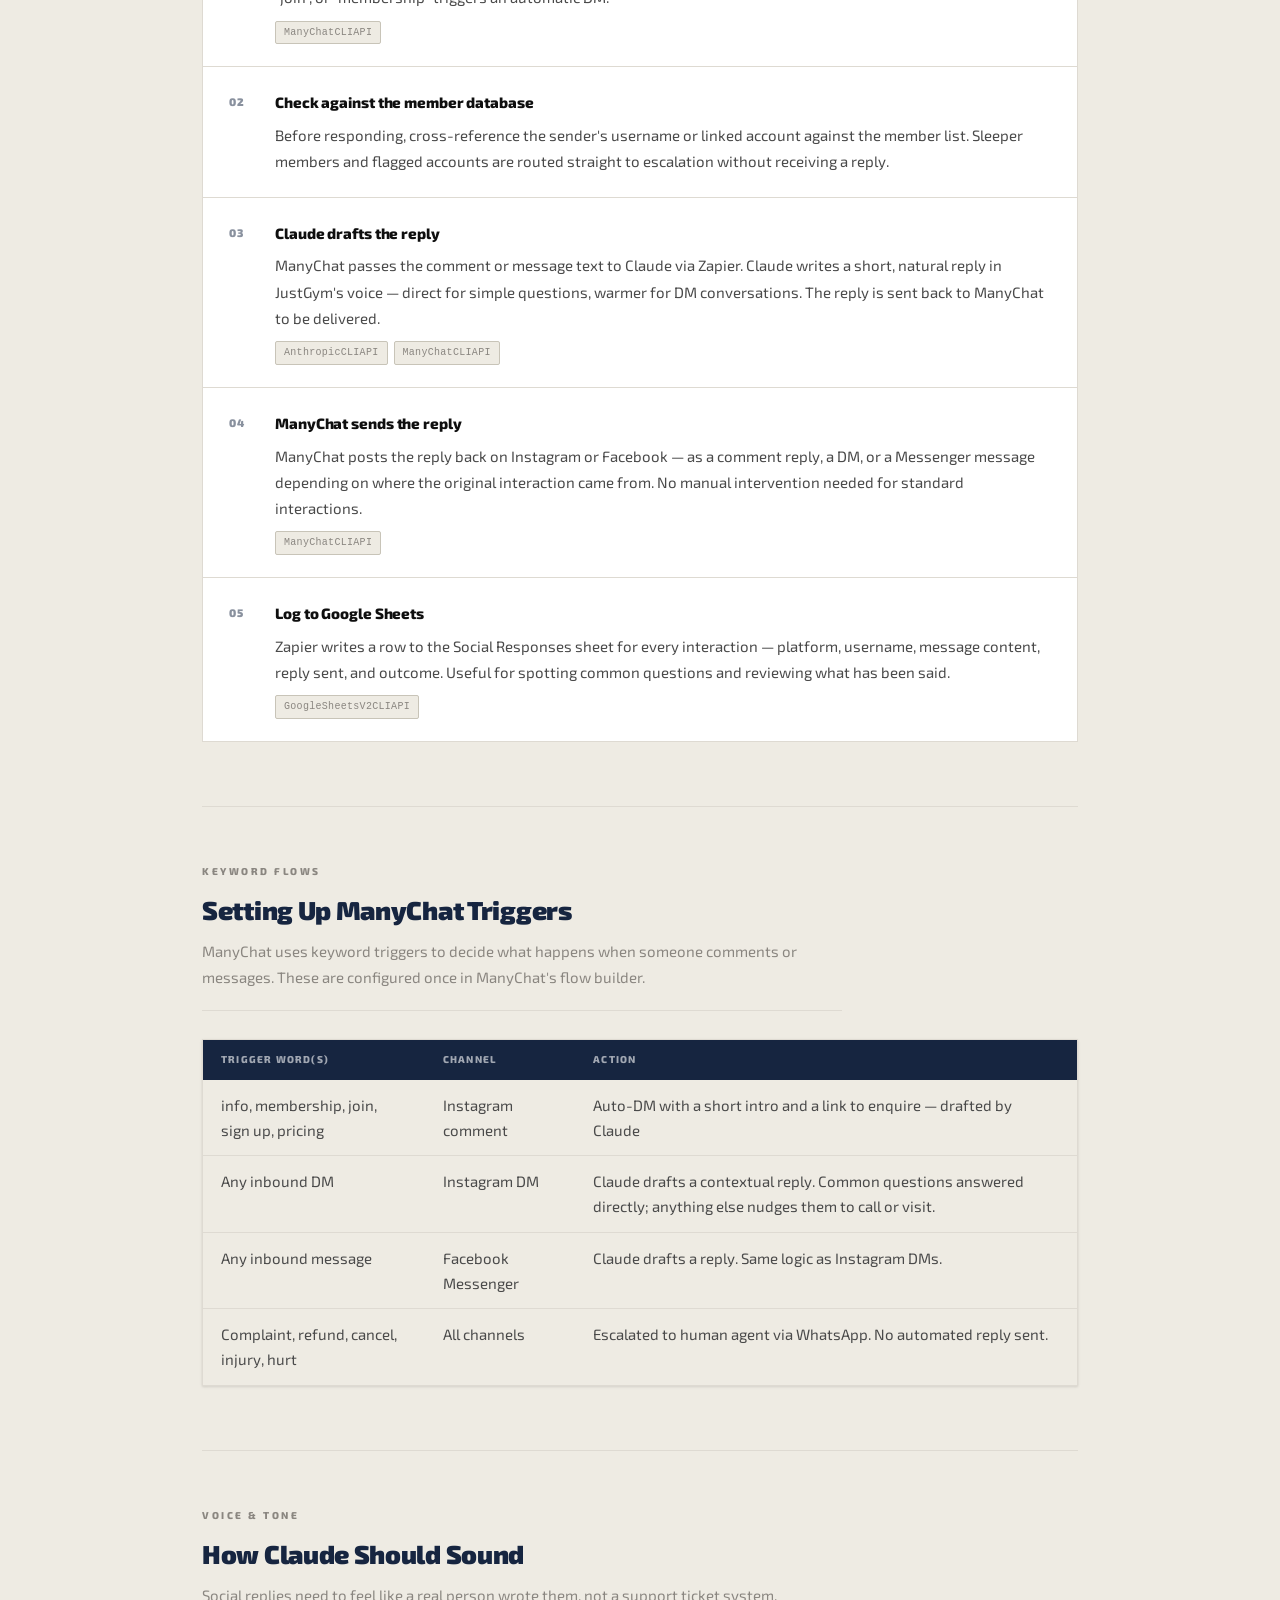
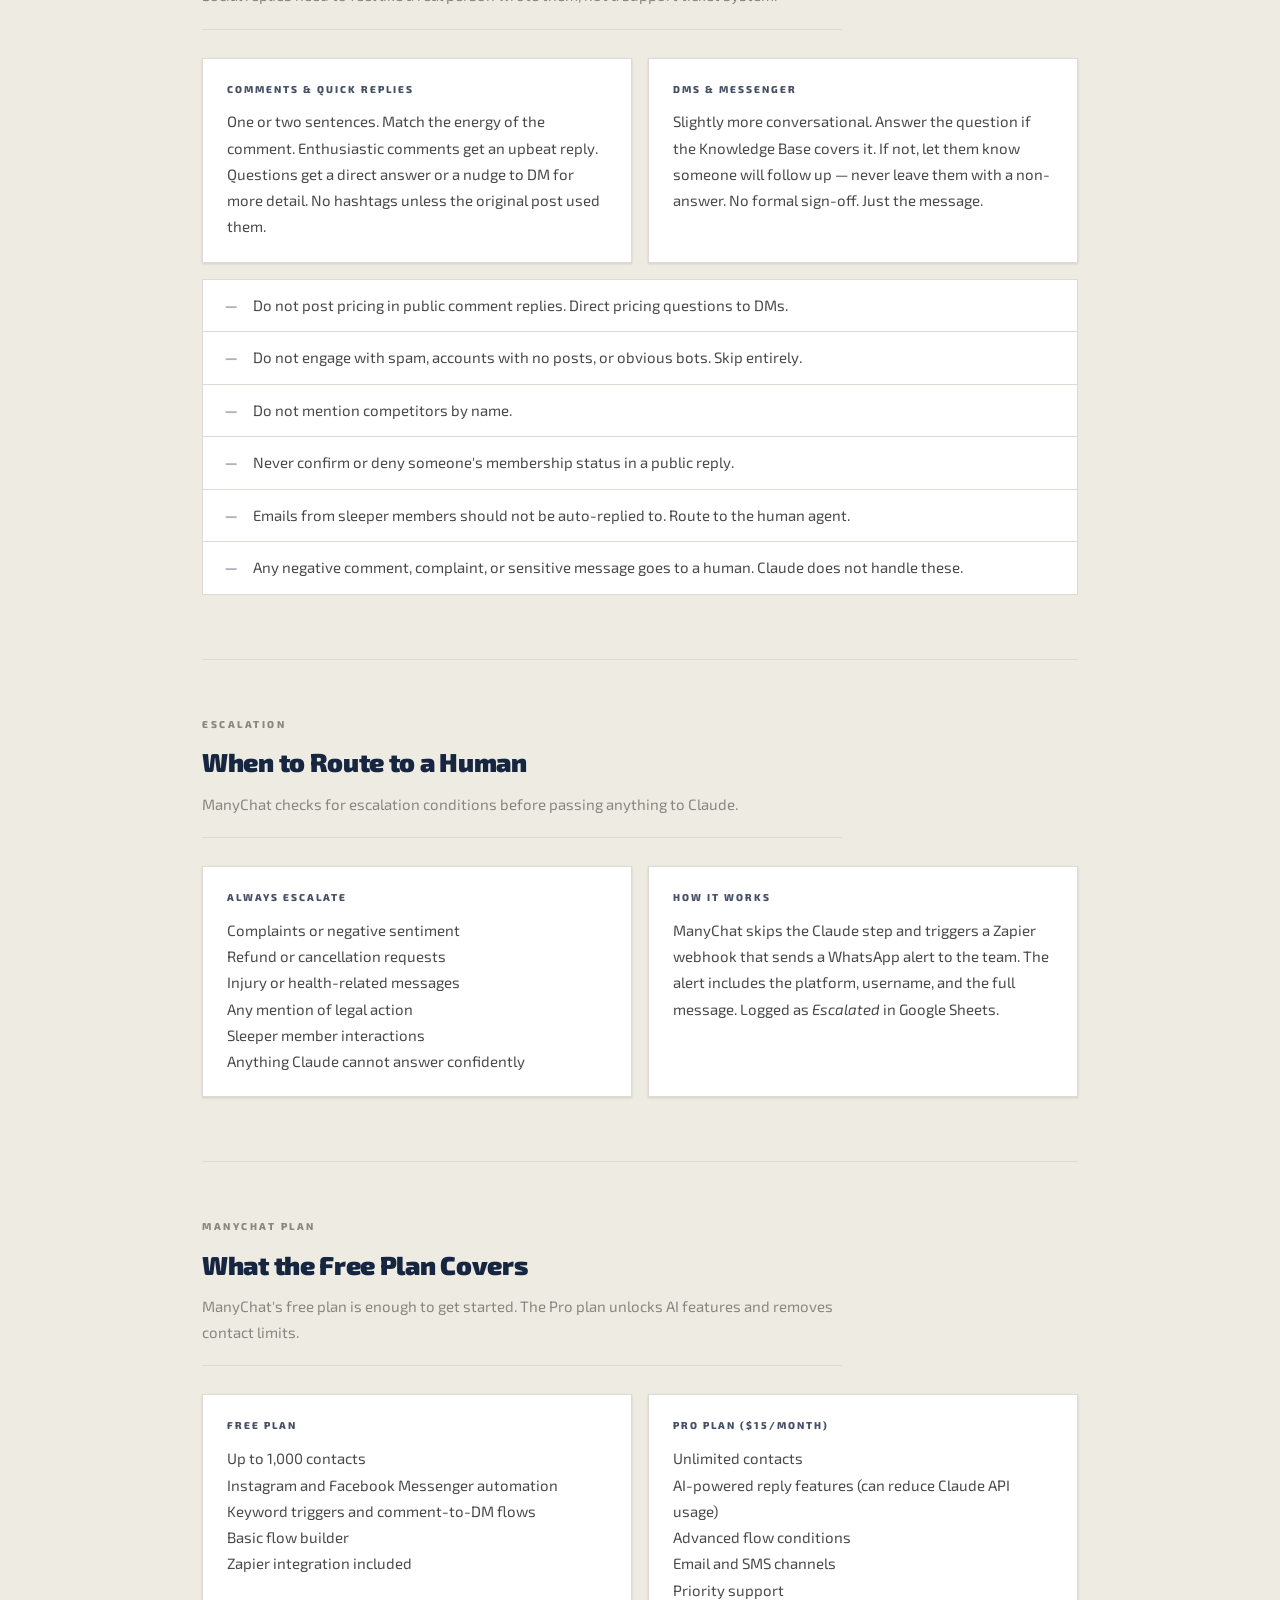
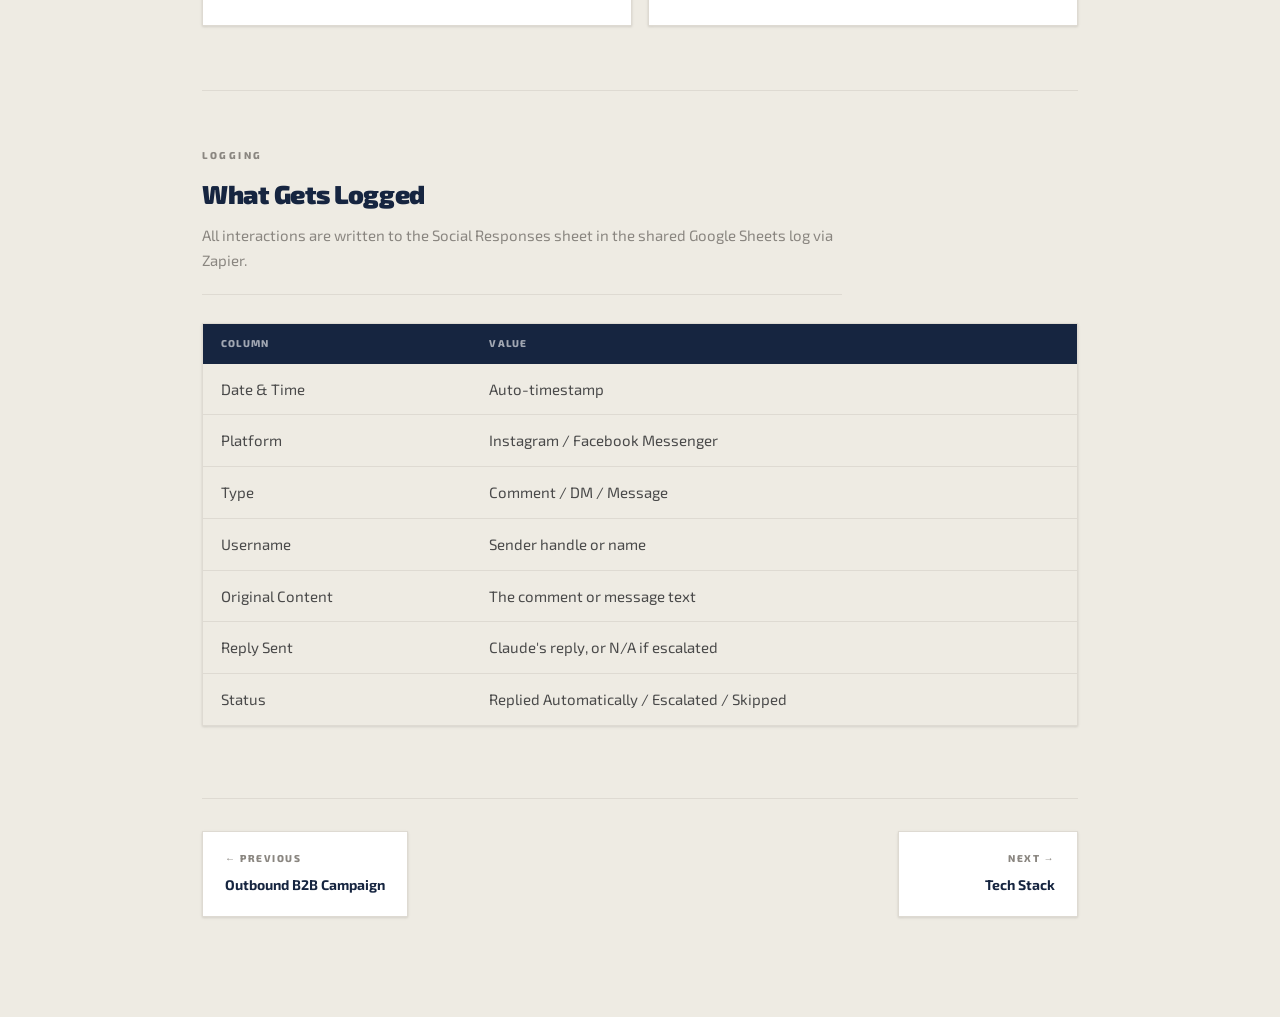
<file: social.html>
<!DOCTYPE html>
<html lang="en">
<head>
  <meta charset="UTF-8" />
  <meta name="viewport" content="width=device-width, initial-scale=1.0" />
  <title>Social Media Responses — JustGym Plan</title>
  <link rel="stylesheet" href="style.css" />
</head>
<body>

<nav>
  <a class="nav-logo" href="index.html">JustGym</a>
  <div class="nav-links">
    <a href="index.html">Overview</a>
    <a href="gmail.html">Gmail</a>
    <a href="inbound.html">Inbound</a>
    <a href="outbound.html">Outbound</a>
    <a href="social.html" class="active">Social</a>
    <a href="stack.html">Tech Stack</a>
    <a href="pricing.html">Pricing</a>
  </div>
</nav>

<div class="breadcrumb">
  <a href="index.html">Overview</a><span>&rsaquo;</span> Social Media Responses
</div>

<div class="page-header"><div class="page-header-inner">
  <div class="label">Section 04</div>
  <h1>Social Media Responses</h1>
  <p>ManyChat handles Instagram and Facebook automatically &mdash; comment-to-DM flows, keyword triggers, and Messenger replies. Claude drafts the messages. Everything is logged to Google Sheets.</p>
</div></div>

<div class="main">

  <div class="section">
    <div class="section-label">Primary Tool</div>
    <h2>Why ManyChat</h2>
    <p class="section-desc">ManyChat is purpose-built for this and has official Meta approval &mdash; meaning it can do things Zapier alone cannot.</p>

    <div class="callout callout-info">
      <strong>ManyChat is the only way to automate Instagram DMs reliably.</strong> Meta's API restricts third-party tools from reading and sending Instagram Direct Messages &mdash; except for platforms with official approval. ManyChat is one of them. It also handles comment-to-DM flows natively, which means someone commenting on a post can automatically receive a DM, which no standard Zapier integration can do.
    </div>

    <div class="grid-3">
      <div class="card">
        <h3>Comment-to-DM</h3>
        <p>A user comments on a JustGym post with a trigger word &mdash; such as "info", "join", or "membership". ManyChat automatically sends them a DM. Claude writes the DM content.</p>
      </div>
      <div class="card">
        <h3>Instagram DMs</h3>
        <p>Incoming DMs to the JustGym Instagram account are handled by ManyChat. Keyword flows route common questions automatically. Anything outside the flow goes to Claude for a drafted reply.</p>
      </div>
      <div class="card">
        <h3>Facebook Messenger</h3>
        <p>ManyChat also manages Facebook Messenger for the JustGym Page. Same keyword flows, same Claude integration, same escalation rules &mdash; one platform handles both channels.</p>
      </div>
    </div>
  </div>

  <hr />

  <div class="section">
    <div class="section-label">How It Works</div>
    <h2>Automation Flow</h2>
    <p class="section-desc">ManyChat is the front door. It catches the interaction, applies keyword logic, and either handles it directly or passes it to Claude for a drafted reply.</p>

    <div class="flow" style="margin-bottom:20px;">
      <div class="flow-node primary">Comment or DM</div>
      <div class="flow-arrow">&#8594;</div>
      <div class="flow-node">ManyChat Keyword Match</div>
      <div class="flow-arrow">&#8594;</div>
      <div class="flow-node">Member Check</div>
      <div class="flow-arrow">&#8594;</div>
      <div class="flow-node">Claude Drafts</div>
      <div class="flow-arrow">&#8594;</div>
      <div class="flow-node">ManyChat Sends</div>
      <div class="flow-arrow">&#8594;</div>
      <div class="flow-node">Log to Sheets</div>
    </div>

    <ul class="steps">
      <li class="step">
        <div class="step-num">01</div>
        <div class="step-body">
          <h4>ManyChat detects the interaction</h4>
          <p>ManyChat monitors Instagram comments, Instagram DMs, and Facebook Messenger messages in real time. Keyword triggers are set up in ManyChat's flow builder &mdash; for example, any comment containing "info", "price", "join", or "membership" triggers an automatic DM.</p>
          <div class="tags"><span class="tag">ManyChatCLIAPI</span></div>
        </div>
      </li>
      <li class="step">
        <div class="step-num">02</div>
        <div class="step-body">
          <h4>Check against the member database</h4>
          <p>Before responding, cross-reference the sender's username or linked account against the member list. Sleeper members and flagged accounts are routed straight to escalation without receiving a reply.</p>
        </div>
      </li>
      <li class="step">
        <div class="step-num">03</div>
        <div class="step-body">
          <h4>Claude drafts the reply</h4>
          <p>ManyChat passes the comment or message text to Claude via Zapier. Claude writes a short, natural reply in JustGym's voice &mdash; direct for simple questions, warmer for DM conversations. The reply is sent back to ManyChat to be delivered.</p>
          <div class="tags"><span class="tag">AnthropicCLIAPI</span><span class="tag">ManyChatCLIAPI</span></div>
        </div>
      </li>
      <li class="step">
        <div class="step-num">04</div>
        <div class="step-body">
          <h4>ManyChat sends the reply</h4>
          <p>ManyChat posts the reply back on Instagram or Facebook &mdash; as a comment reply, a DM, or a Messenger message depending on where the original interaction came from. No manual intervention needed for standard interactions.</p>
          <div class="tags"><span class="tag">ManyChatCLIAPI</span></div>
        </div>
      </li>
      <li class="step">
        <div class="step-num">05</div>
        <div class="step-body">
          <h4>Log to Google Sheets</h4>
          <p>Zapier writes a row to the Social Responses sheet for every interaction &mdash; platform, username, message content, reply sent, and outcome. Useful for spotting common questions and reviewing what has been said.</p>
          <div class="tags"><span class="tag">GoogleSheetsV2CLIAPI</span></div>
        </div>
      </li>
    </ul>
  </div>

  <hr />

  <div class="section">
    <div class="section-label">Keyword Flows</div>
    <h2>Setting Up ManyChat Triggers</h2>
    <p class="section-desc">ManyChat uses keyword triggers to decide what happens when someone comments or messages. These are configured once in ManyChat's flow builder.</p>

    <div class="table-wrap">
      <table>
        <thead>
          <tr><th>Trigger Word(s)</th><th>Channel</th><th>Action</th></tr>
        </thead>
        <tbody>
          <tr>
            <td>info, membership, join, sign up, pricing</td>
            <td>Instagram comment</td>
            <td>Auto-DM with a short intro and a link to enquire &mdash; drafted by Claude</td>
          </tr>
          <tr>
            <td>Any inbound DM</td>
            <td>Instagram DM</td>
            <td>Claude drafts a contextual reply. Common questions answered directly; anything else nudges them to call or visit.</td>
          </tr>
          <tr>
            <td>Any inbound message</td>
            <td>Facebook Messenger</td>
            <td>Claude drafts a reply. Same logic as Instagram DMs.</td>
          </tr>
          <tr>
            <td>Complaint, refund, cancel, injury, hurt</td>
            <td>All channels</td>
            <td>Escalated to human agent via WhatsApp. No automated reply sent.</td>
          </tr>
        </tbody>
      </table>
    </div>
  </div>

  <hr />

  <div class="section">
    <div class="section-label">Voice &amp; Tone</div>
    <h2>How Claude Should Sound</h2>
    <p class="section-desc">Social replies need to feel like a real person wrote them, not a support ticket system.</p>

    <div class="grid-2">
      <div class="card">
        <h3>Comments &amp; Quick Replies</h3>
        <p>One or two sentences. Match the energy of the comment. Enthusiastic comments get an upbeat reply. Questions get a direct answer or a nudge to DM for more detail. No hashtags unless the original post used them.</p>
      </div>
      <div class="card">
        <h3>DMs &amp; Messenger</h3>
        <p>Slightly more conversational. Answer the question if the Knowledge Base covers it. If not, let them know someone will follow up &mdash; never leave them with a non-answer. No formal sign-off. Just the message.</p>
      </div>
    </div>

    <ul class="rules-list" style="margin-top: 4px;">
      <li class="rule-row"><span class="dash">&mdash;</span>Do not post pricing in public comment replies. Direct pricing questions to DMs.</li>
      <li class="rule-row"><span class="dash">&mdash;</span>Do not engage with spam, accounts with no posts, or obvious bots. Skip entirely.</li>
      <li class="rule-row"><span class="dash">&mdash;</span>Do not mention competitors by name.</li>
      <li class="rule-row"><span class="dash">&mdash;</span>Never confirm or deny someone's membership status in a public reply.</li>
      <li class="rule-row"><span class="dash">&mdash;</span>Emails from sleeper members should not be auto-replied to. Route to the human agent.</li>
      <li class="rule-row"><span class="dash">&mdash;</span>Any negative comment, complaint, or sensitive message goes to a human. Claude does not handle these.</li>
    </ul>
  </div>

  <hr />

  <div class="section">
    <div class="section-label">Escalation</div>
    <h2>When to Route to a Human</h2>
    <p class="section-desc">ManyChat checks for escalation conditions before passing anything to Claude.</p>

    <div class="grid-2">
      <div class="card">
        <h3>Always Escalate</h3>
        <p>
          Complaints or negative sentiment<br />
          Refund or cancellation requests<br />
          Injury or health-related messages<br />
          Any mention of legal action<br />
          Sleeper member interactions<br />
          Anything Claude cannot answer confidently
        </p>
      </div>
      <div class="card">
        <h3>How It Works</h3>
        <p>ManyChat skips the Claude step and triggers a Zapier webhook that sends a WhatsApp alert to the team. The alert includes the platform, username, and the full message. Logged as <em>Escalated</em> in Google Sheets.</p>
      </div>
    </div>
  </div>

  <hr />

  <div class="section">
    <div class="section-label">ManyChat Plan</div>
    <h2>What the Free Plan Covers</h2>
    <p class="section-desc">ManyChat's free plan is enough to get started. The Pro plan unlocks AI features and removes contact limits.</p>

    <div class="grid-2">
      <div class="card">
        <h3>Free Plan</h3>
        <p>
          Up to 1,000 contacts<br />
          Instagram and Facebook Messenger automation<br />
          Keyword triggers and comment-to-DM flows<br />
          Basic flow builder<br />
          Zapier integration included
        </p>
      </div>
      <div class="card">
        <h3>Pro Plan ($15/month)</h3>
        <p>
          Unlimited contacts<br />
          AI-powered reply features (can reduce Claude API usage)<br />
          Advanced flow conditions<br />
          Email and SMS channels<br />
          Priority support
        </p>
      </div>
    </div>
  </div>

  <hr />

  <div class="section">
    <div class="section-label">Logging</div>
    <h2>What Gets Logged</h2>
    <p class="section-desc">All interactions are written to the Social Responses sheet in the shared Google Sheets log via Zapier.</p>

    <div class="table-wrap">
      <table>
        <thead>
          <tr><th>Column</th><th>Value</th></tr>
        </thead>
        <tbody>
          <tr><td>Date &amp; Time</td><td>Auto-timestamp</td></tr>
          <tr><td>Platform</td><td>Instagram / Facebook Messenger</td></tr>
          <tr><td>Type</td><td>Comment / DM / Message</td></tr>
          <tr><td>Username</td><td>Sender handle or name</td></tr>
          <tr><td>Original Content</td><td>The comment or message text</td></tr>
          <tr><td>Reply Sent</td><td>Claude's reply, or N/A if escalated</td></tr>
          <tr><td>Status</td><td>Replied Automatically / Escalated / Skipped</td></tr>
        </tbody>
      </table>
    </div>
  </div>

  <div class="page-nav">
    <a href="outbound.html">
      <div class="pn-label">&larr; Previous</div>
      <div class="pn-title">Outbound B2B Campaign</div>
    </a>
    <a href="stack.html" class="next">
      <div class="pn-label">Next &rarr;</div>
      <div class="pn-title">Tech Stack</div>
    </a>
  </div>

</div>
</body>
</html>
</file>
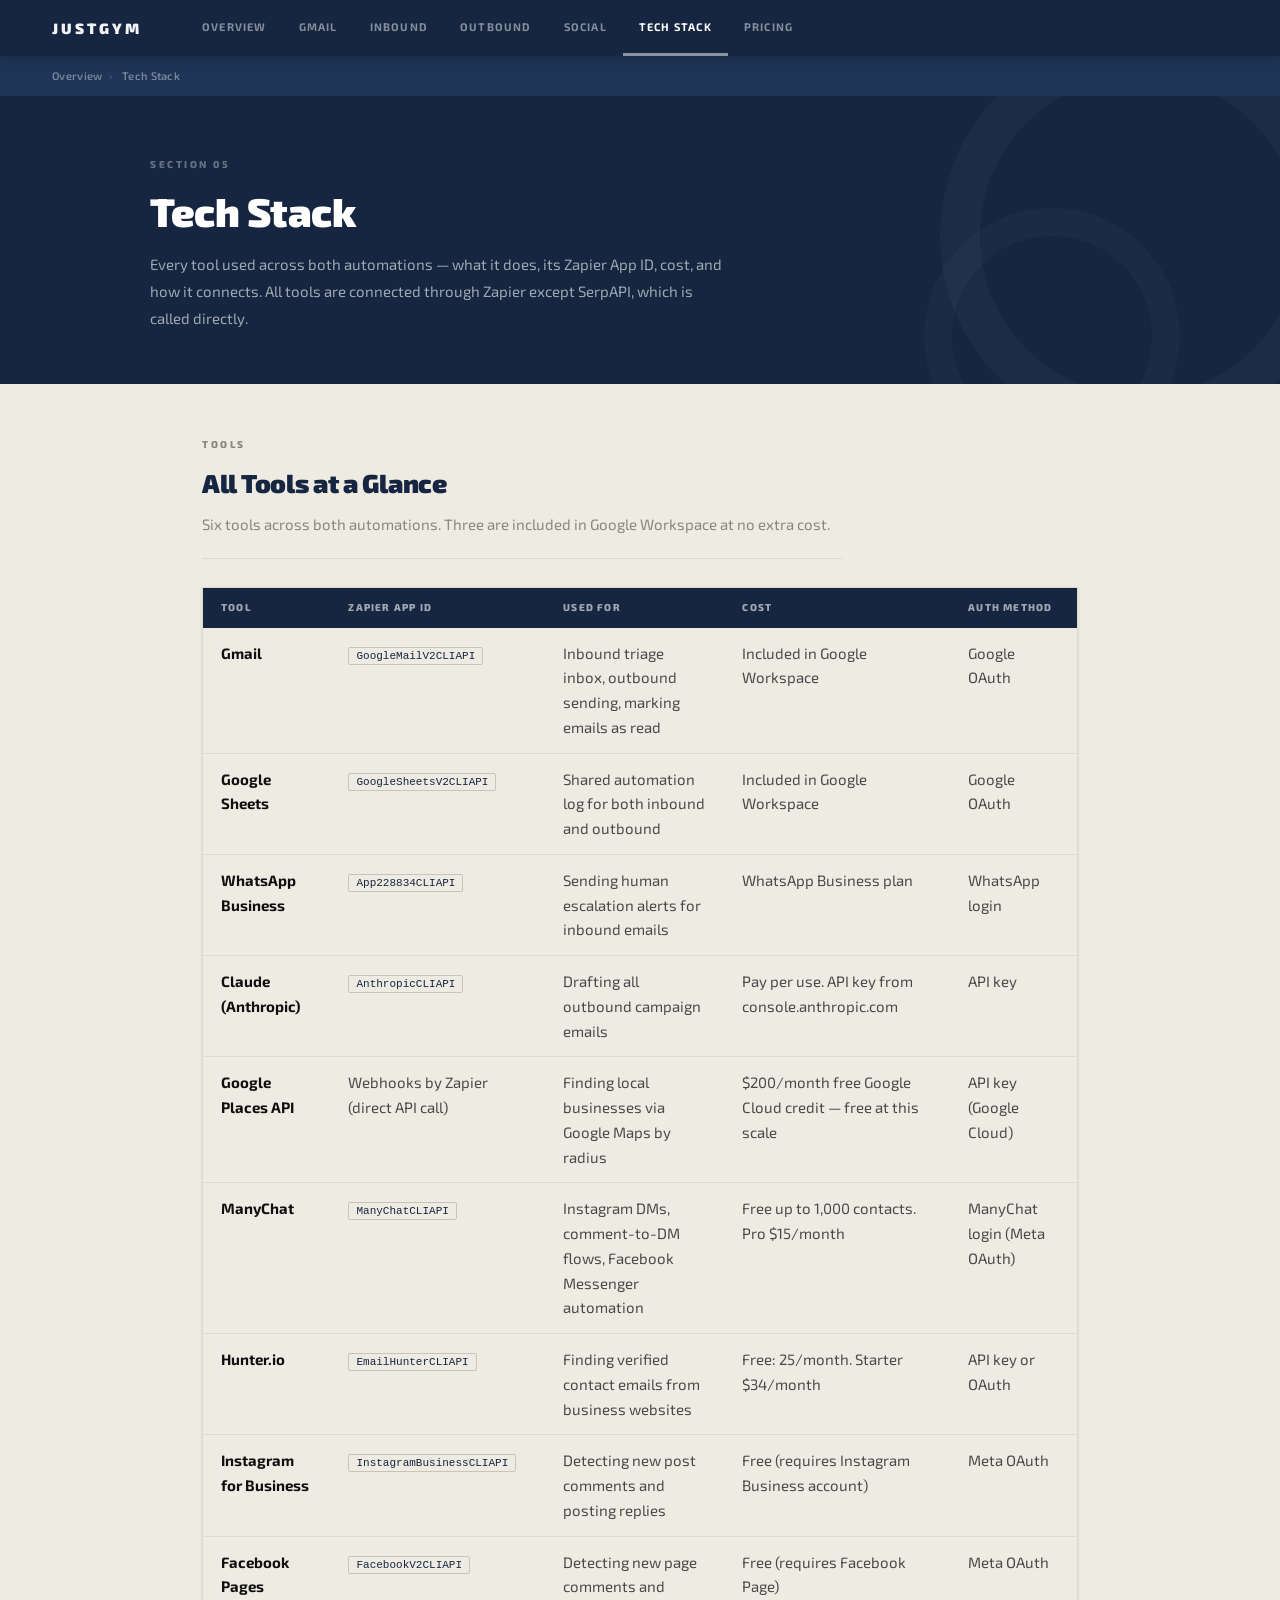
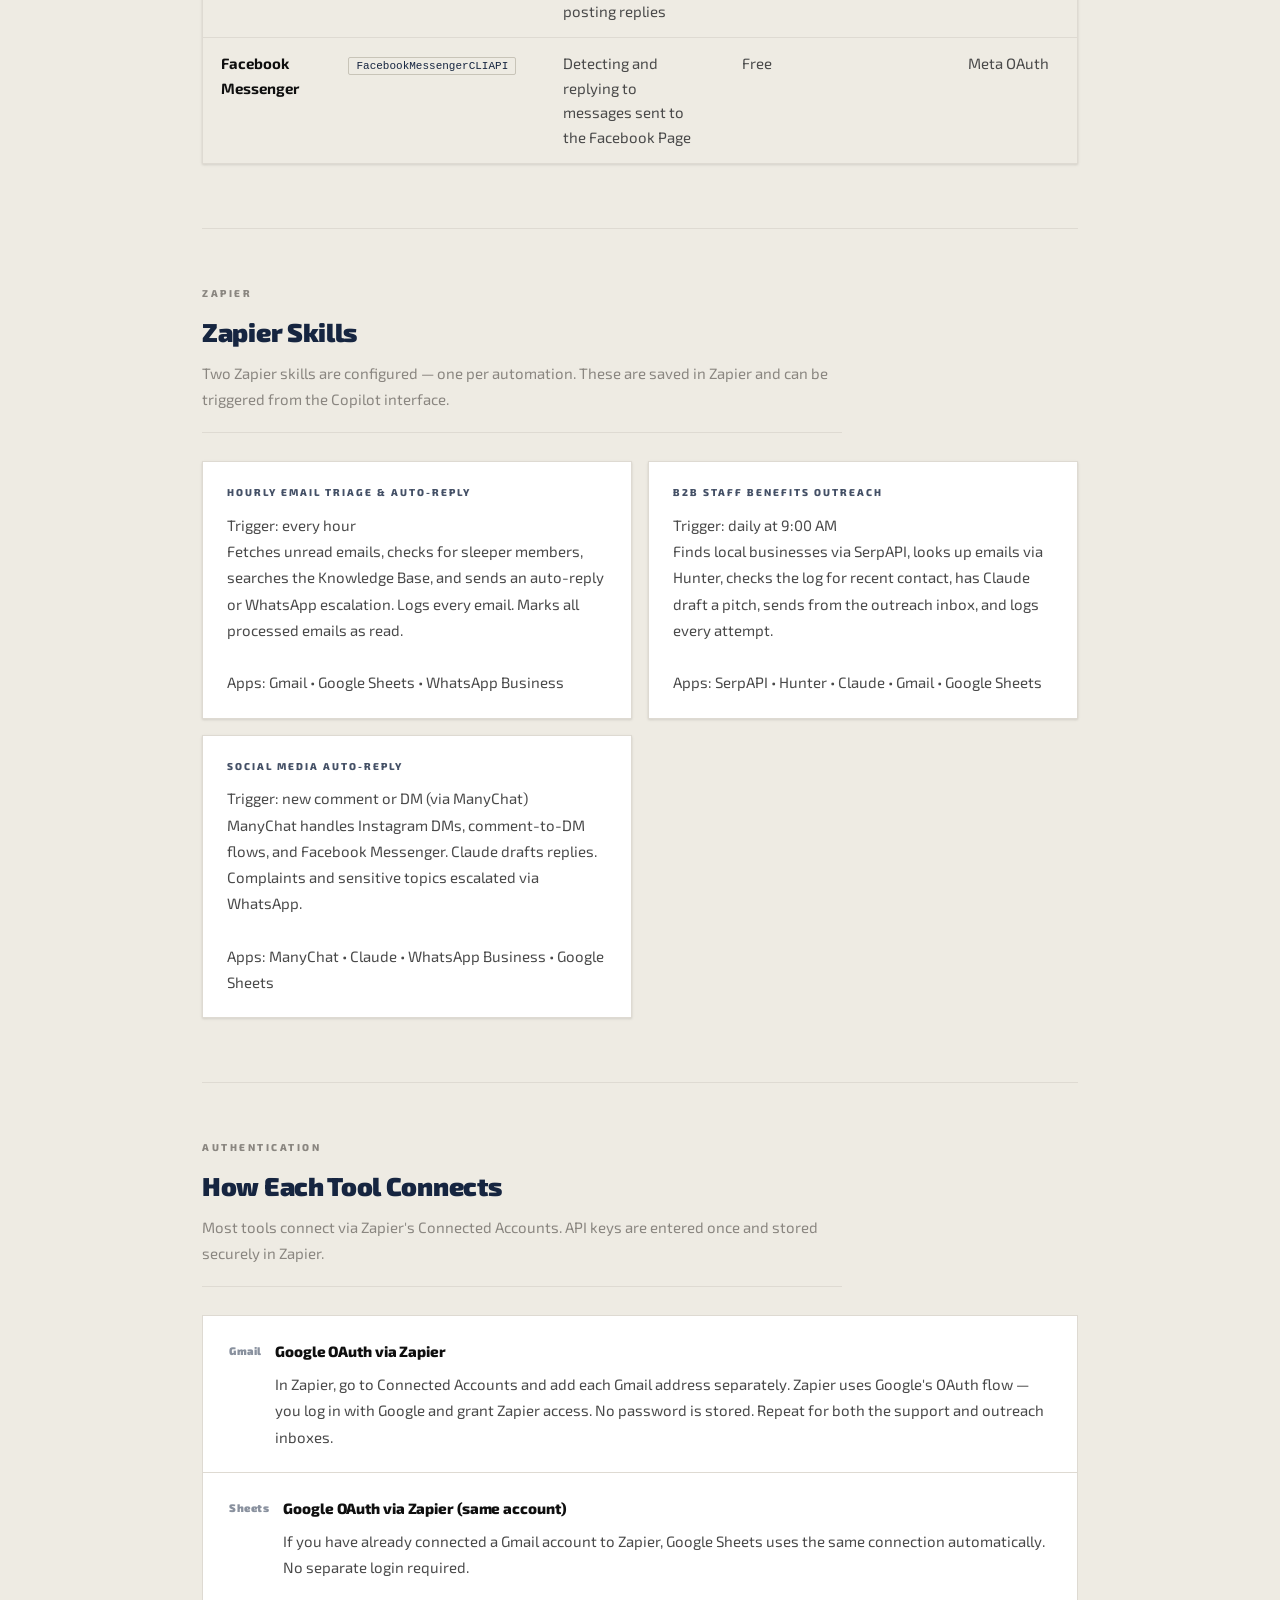
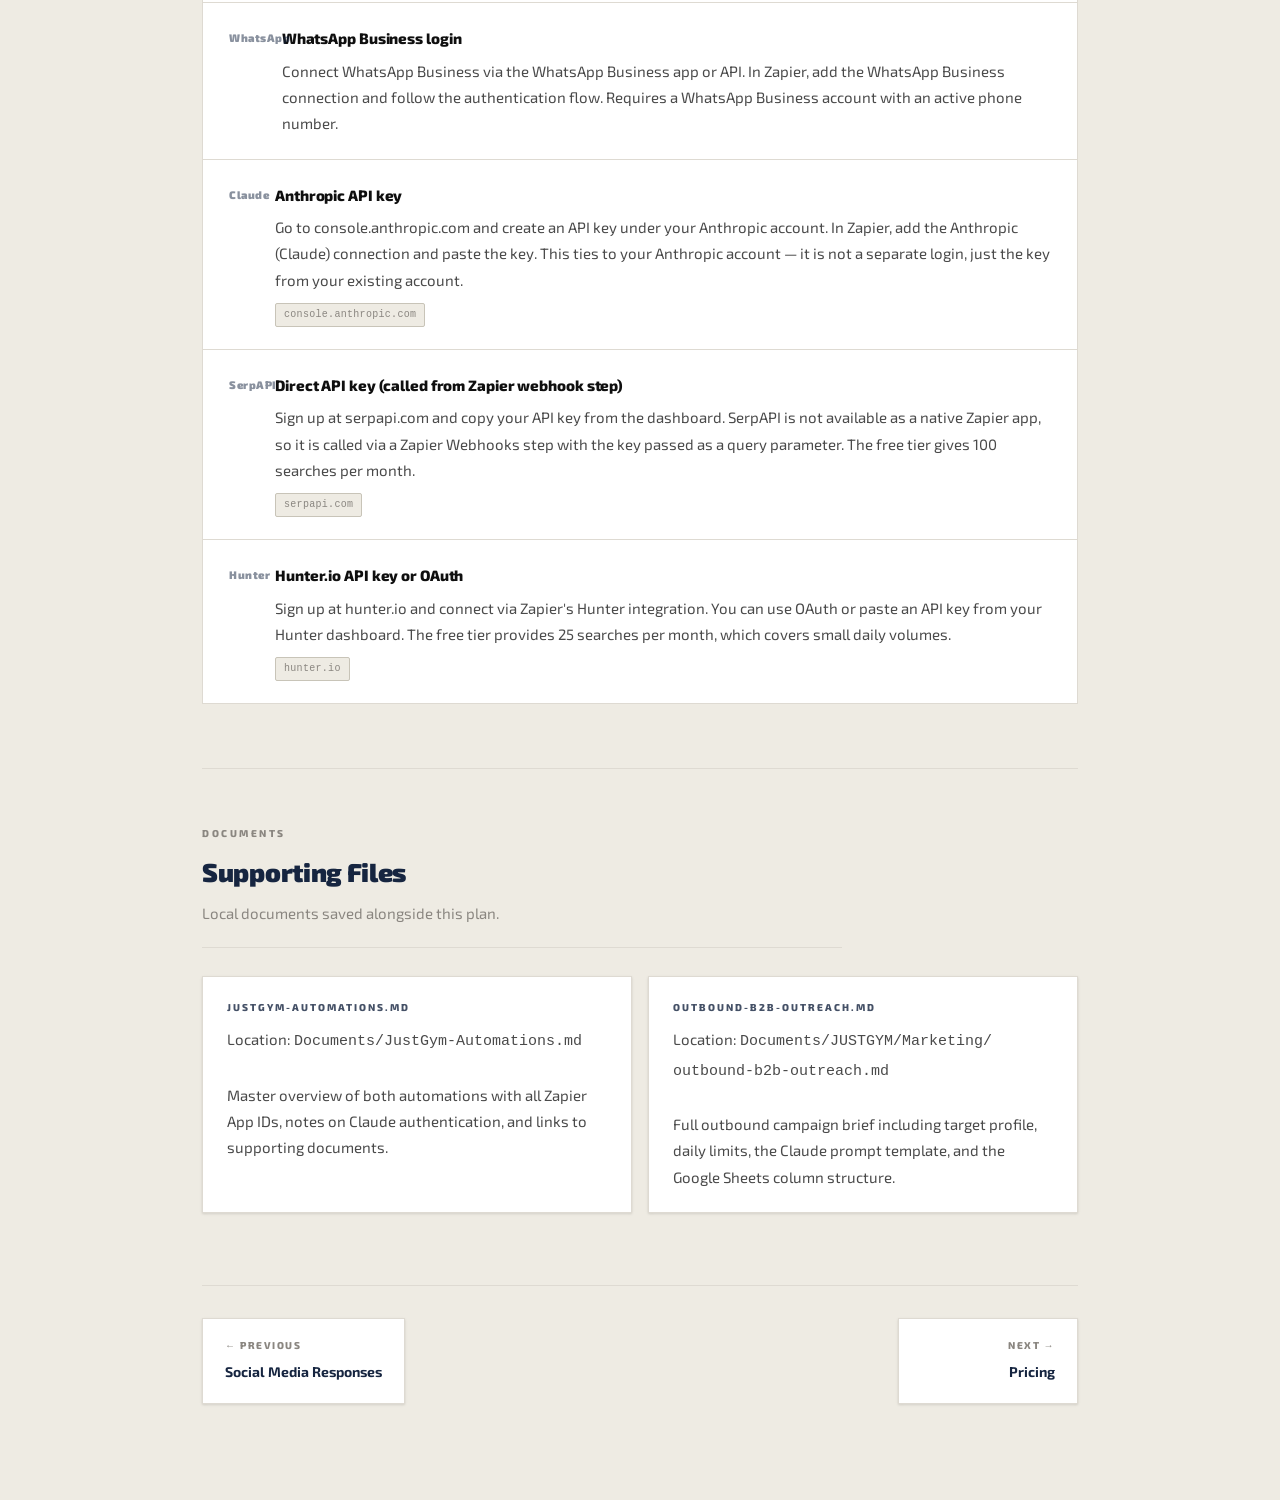
<file: stack.html>
<!DOCTYPE html>
<html lang="en">
<head>
  <meta charset="UTF-8" />
  <meta name="viewport" content="width=device-width, initial-scale=1.0" />
  <title>Tech Stack — JustGym Plan</title>
  <link rel="stylesheet" href="style.css" />
</head>
<body>

<nav>
  <a class="nav-logo" href="index.html">JustGym</a>
  <div class="nav-links">
    <a href="index.html">Overview</a>
    <a href="gmail.html">Gmail</a>
    <a href="inbound.html">Inbound</a>
    <a href="outbound.html">Outbound</a>
    <a href="social.html">Social</a>
    <a href="stack.html" class="active">Tech Stack</a>
    <a href="pricing.html">Pricing</a>
  </div>
</nav>

<div class="breadcrumb">
  <a href="index.html">Overview</a><span>&rsaquo;</span> Tech Stack
</div>

<div class="page-header"><div class="page-header-inner">
  <div class="label">Section 05</div>
  <h1>Tech Stack</h1>
  <p>Every tool used across both automations &mdash; what it does, its Zapier App ID, cost, and how it connects. All tools are connected through Zapier except SerpAPI, which is called directly.</p>
</div></div>

<div class="main">

  <div class="section">
    <div class="section-label">Tools</div>
    <h2>All Tools at a Glance</h2>
    <p class="section-desc">Six tools across both automations. Three are included in Google Workspace at no extra cost.</p>

    <div class="table-wrap">
      <table>
        <thead>
          <tr>
            <th>Tool</th>
            <th>Zapier App ID</th>
            <th>Used For</th>
            <th>Cost</th>
            <th>Auth Method</th>
          </tr>
        </thead>
        <tbody>
          <tr>
            <td><strong>Gmail</strong></td>
            <td><code>GoogleMailV2CLIAPI</code></td>
            <td>Inbound triage inbox, outbound sending, marking emails as read</td>
            <td>Included in Google Workspace</td>
            <td>Google OAuth</td>
          </tr>
          <tr>
            <td><strong>Google Sheets</strong></td>
            <td><code>GoogleSheetsV2CLIAPI</code></td>
            <td>Shared automation log for both inbound and outbound</td>
            <td>Included in Google Workspace</td>
            <td>Google OAuth</td>
          </tr>
          <tr>
            <td><strong>WhatsApp Business</strong></td>
            <td><code>App228834CLIAPI</code></td>
            <td>Sending human escalation alerts for inbound emails</td>
            <td>WhatsApp Business plan</td>
            <td>WhatsApp login</td>
          </tr>
          <tr>
            <td><strong>Claude (Anthropic)</strong></td>
            <td><code>AnthropicCLIAPI</code></td>
            <td>Drafting all outbound campaign emails</td>
            <td>Pay per use. API key from console.anthropic.com</td>
            <td>API key</td>
          </tr>
          <tr>
            <td><strong>Google Places API</strong></td>
            <td>Webhooks by Zapier (direct API call)</td>
            <td>Finding local businesses via Google Maps by radius</td>
            <td>$200/month free Google Cloud credit &mdash; free at this scale</td>
            <td>API key (Google Cloud)</td>
          </tr>
          <tr>
            <td><strong>ManyChat</strong></td>
            <td><code>ManyChatCLIAPI</code></td>
            <td>Instagram DMs, comment-to-DM flows, Facebook Messenger automation</td>
            <td>Free up to 1,000 contacts. Pro $15/month</td>
            <td>ManyChat login (Meta OAuth)</td>
          </tr>
          <tr>
            <td><strong>Hunter.io</strong></td>
            <td><code>EmailHunterCLIAPI</code></td>
            <td>Finding verified contact emails from business websites</td>
            <td>Free: 25/month. Starter $34/month</td>
            <td>API key or OAuth</td>
          </tr>
          <tr>
            <td><strong>Instagram for Business</strong></td>
            <td><code>InstagramBusinessCLIAPI</code></td>
            <td>Detecting new post comments and posting replies</td>
            <td>Free (requires Instagram Business account)</td>
            <td>Meta OAuth</td>
          </tr>
          <tr>
            <td><strong>Facebook Pages</strong></td>
            <td><code>FacebookV2CLIAPI</code></td>
            <td>Detecting new page comments and posting replies</td>
            <td>Free (requires Facebook Page)</td>
            <td>Meta OAuth</td>
          </tr>
          <tr>
            <td><strong>Facebook Messenger</strong></td>
            <td><code>FacebookMessengerCLIAPI</code></td>
            <td>Detecting and replying to messages sent to the Facebook Page</td>
            <td>Free</td>
            <td>Meta OAuth</td>
          </tr>
        </tbody>
      </table>
    </div>
  </div>

  <hr />

  <div class="section">
    <div class="section-label">Zapier</div>
    <h2>Zapier Skills</h2>
    <p class="section-desc">Two Zapier skills are configured &mdash; one per automation. These are saved in Zapier and can be triggered from the Copilot interface.</p>

    <div class="grid-2">
      <div class="card">
        <h3>Hourly Email Triage &amp; Auto-Reply</h3>
        <p>
          Trigger: every hour<br />
          Fetches unread emails, checks for sleeper members, searches the Knowledge Base, and sends an auto-reply or WhatsApp escalation. Logs every email. Marks all processed emails as read.<br /><br />
          Apps: Gmail &bull; Google Sheets &bull; WhatsApp Business
        </p>
      </div>
      <div class="card">
        <h3>B2B Staff Benefits Outreach</h3>
        <p>
          Trigger: daily at 9:00 AM<br />
          Finds local businesses via SerpAPI, looks up emails via Hunter, checks the log for recent contact, has Claude draft a pitch, sends from the outreach inbox, and logs every attempt.<br /><br />
          Apps: SerpAPI &bull; Hunter &bull; Claude &bull; Gmail &bull; Google Sheets
        </p>
      </div>
      <div class="card">
        <h3>Social Media Auto-Reply</h3>
        <p>
          Trigger: new comment or DM (via ManyChat)<br />
          ManyChat handles Instagram DMs, comment-to-DM flows, and Facebook Messenger. Claude drafts replies. Complaints and sensitive topics escalated via WhatsApp.<br /><br />
          Apps: ManyChat &bull; Claude &bull; WhatsApp Business &bull; Google Sheets
        </p>
      </div>
    </div>
  </div>

  <hr />

  <div class="section">
    <div class="section-label">Authentication</div>
    <h2>How Each Tool Connects</h2>
    <p class="section-desc">Most tools connect via Zapier's Connected Accounts. API keys are entered once and stored securely in Zapier.</p>

    <ul class="steps">
      <li class="step">
        <div class="step-num">Gmail</div>
        <div class="step-body">
          <h4>Google OAuth via Zapier</h4>
          <p>In Zapier, go to Connected Accounts and add each Gmail address separately. Zapier uses Google's OAuth flow &mdash; you log in with Google and grant Zapier access. No password is stored. Repeat for both the support and outreach inboxes.</p>
        </div>
      </li>
      <li class="step">
        <div class="step-num">Sheets</div>
        <div class="step-body">
          <h4>Google OAuth via Zapier (same account)</h4>
          <p>If you have already connected a Gmail account to Zapier, Google Sheets uses the same connection automatically. No separate login required.</p>
        </div>
      </li>
      <li class="step">
        <div class="step-num">WhatsApp</div>
        <div class="step-body">
          <h4>WhatsApp Business login</h4>
          <p>Connect WhatsApp Business via the WhatsApp Business app or API. In Zapier, add the WhatsApp Business connection and follow the authentication flow. Requires a WhatsApp Business account with an active phone number.</p>
        </div>
      </li>
      <li class="step">
        <div class="step-num">Claude</div>
        <div class="step-body">
          <h4>Anthropic API key</h4>
          <p>Go to console.anthropic.com and create an API key under your Anthropic account. In Zapier, add the Anthropic (Claude) connection and paste the key. This ties to your Anthropic account &mdash; it is not a separate login, just the key from your existing account.</p>
          <div class="tags"><span class="tag">console.anthropic.com</span></div>
        </div>
      </li>
      <li class="step">
        <div class="step-num">SerpAPI</div>
        <div class="step-body">
          <h4>Direct API key (called from Zapier webhook step)</h4>
          <p>Sign up at serpapi.com and copy your API key from the dashboard. SerpAPI is not available as a native Zapier app, so it is called via a Zapier Webhooks step with the key passed as a query parameter. The free tier gives 100 searches per month.</p>
          <div class="tags"><span class="tag">serpapi.com</span></div>
        </div>
      </li>
      <li class="step">
        <div class="step-num">Hunter</div>
        <div class="step-body">
          <h4>Hunter.io API key or OAuth</h4>
          <p>Sign up at hunter.io and connect via Zapier's Hunter integration. You can use OAuth or paste an API key from your Hunter dashboard. The free tier provides 25 searches per month, which covers small daily volumes.</p>
          <div class="tags"><span class="tag">hunter.io</span></div>
        </div>
      </li>
    </ul>
  </div>

  <hr />

  <div class="section">
    <div class="section-label">Documents</div>
    <h2>Supporting Files</h2>
    <p class="section-desc">Local documents saved alongside this plan.</p>

    <div class="grid-2">
      <div class="card">
        <h3>JustGym-Automations.md</h3>
        <p>Location: <code>Documents/JustGym-Automations.md</code><br /><br />Master overview of both automations with all Zapier App IDs, notes on Claude authentication, and links to supporting documents.</p>
      </div>
      <div class="card">
        <h3>outbound-b2b-outreach.md</h3>
        <p>Location: <code>Documents/JUSTGYM/Marketing/<br />outbound-b2b-outreach.md</code><br /><br />Full outbound campaign brief including target profile, daily limits, the Claude prompt template, and the Google Sheets column structure.</p>
      </div>
    </div>
  </div>

  <div class="page-nav">
    <a href="social.html">
      <div class="pn-label">&larr; Previous</div>
      <div class="pn-title">Social Media Responses</div>
    </a>
    <a href="pricing.html" class="next">
      <div class="pn-label">Next &rarr;</div>
      <div class="pn-title">Pricing</div>
    </a>
  </div>

</div>
</body>
</html>
</file>
<file: style.css>
@import url('https://fonts.googleapis.com/css2?family=Exo+2:ital,wght@0,300;0,400;0,500;0,600;0,700;0,800;0,900;1,400&display=swap');

:root {
  --bg: #eeebe3;
  --surface: #ffffff;
  --surface-raised: #faf9f6;
  --border: #c8c4b8;
  --border-light: #dedad2;
  --text: #0f0f0f;
  --text-muted: #4a4a4a;
  --text-faint: #8a8680;
  --navy: #162540;
  --navy-mid: #1f3557;
  --navy-light: #e8ecf2;
  --navy-faint: #f0f3f7;
  --red-bg: #fdf0f0;
  --red-border: #c87070;
  --red-text: #5e1414;
  --green-bg: #edf5ed;
  --green-text: #1e4d1e;
  --amber-bg: #fdf5e6;
  --amber-text: #5a3800;
  --font: 'Eurostile', 'Exo 2', 'Helvetica Neue', Arial, sans-serif;
  --shadow-sm: 0 1px 3px rgba(0,0,0,0.08), 0 1px 2px rgba(0,0,0,0.05);
  --shadow-md: 0 4px 12px rgba(0,0,0,0.08), 0 2px 4px rgba(0,0,0,0.05);
}

* { box-sizing: border-box; margin: 0; padding: 0; }

body {
  background: var(--bg);
  color: var(--text);
  font-family: var(--font);
  font-size: 16.5px;
  line-height: 1.78;
  padding-bottom: 100px;
}

/* ── NAV ── */
nav {
  background: var(--navy);
  padding: 0 52px;
  display: flex;
  align-items: center;
  height: 56px;
  position: sticky;
  top: 0;
  z-index: 100;
  box-shadow: 0 2px 12px rgba(0,0,0,0.25);
}
.nav-logo {
  font-size: 15px;
  font-weight: 900;
  color: #fff;
  text-decoration: none;
  letter-spacing: 3px;
  text-transform: uppercase;
  margin-right: 44px;
  white-space: nowrap;
  opacity: 0.95;
}
.nav-links {
  display: flex;
  height: 56px;
  gap: 0;
}
.nav-links a {
  display: flex;
  align-items: center;
  padding: 0 16px;
  color: rgba(255,255,255,0.48);
  text-decoration: none;
  font-size: 11px;
  font-weight: 700;
  letter-spacing: 1.2px;
  text-transform: uppercase;
  border-bottom: 3px solid transparent;
  transition: color 0.15s, border-color 0.15s;
}
.nav-links a:hover { color: rgba(255,255,255,0.8); }
.nav-links a.active { color: #fff; border-bottom-color: rgba(255,255,255,0.5); }

/* ── PAGE HEADER ── */
.page-header {
  background: var(--navy);
  padding: 60px 52px 52px;
  max-width: 100%;
  position: relative;
  overflow: hidden;
}
.page-header::after {
  content: '';
  position: absolute;
  right: -60px;
  top: -60px;
  width: 320px;
  height: 320px;
  border: 40px solid rgba(255,255,255,0.03);
  border-radius: 50%;
  pointer-events: none;
}
.page-header::before {
  content: '';
  position: absolute;
  right: 100px;
  bottom: -80px;
  width: 200px;
  height: 200px;
  border: 28px solid rgba(255,255,255,0.025);
  border-radius: 50%;
  pointer-events: none;
}
.page-header-inner {
  max-width: 980px;
  margin: 0 auto;
  position: relative;
  z-index: 1;
}
.page-header .label {
  font-size: 10px;
  font-weight: 800;
  letter-spacing: 2.5px;
  text-transform: uppercase;
  color: rgba(255,255,255,0.35);
  margin-bottom: 16px;
}
.page-header h1 {
  font-size: 40px;
  font-weight: 900;
  letter-spacing: -0.5px;
  line-height: 1.1;
  color: #ffffff;
  margin-bottom: 18px;
}
.page-header p {
  font-size: 15px;
  color: rgba(255,255,255,0.6);
  max-width: 580px;
  line-height: 1.8;
  font-weight: 400;
}

/* ── MAIN WRAPPER ── */
.main {
  max-width: 980px;
  margin: 0 auto;
  padding: 52px 52px 0;
}

/* ── BREADCRUMB ── */
.breadcrumb {
  background: var(--navy-mid);
  padding: 10px 52px;
  font-size: 11px;
  font-weight: 600;
  letter-spacing: 0.3px;
  color: rgba(255,255,255,0.4);
}
.breadcrumb a { color: rgba(255,255,255,0.4); text-decoration: none; }
.breadcrumb a:hover { color: rgba(255,255,255,0.7); }
.breadcrumb span { margin: 0 7px; opacity: 0.4; }

/* ── SECTION ── */
.section { margin-bottom: 64px; }
.section-label {
  font-size: 10px;
  font-weight: 800;
  letter-spacing: 2.5px;
  text-transform: uppercase;
  color: var(--text-faint);
  margin-bottom: 6px;
}
.section h2 {
  font-size: 26px;
  font-weight: 900;
  color: var(--navy);
  margin-bottom: 6px;
  letter-spacing: -0.3px;
}
.section-desc {
  font-size: 15px;
  color: var(--text-faint);
  margin-bottom: 28px;
  padding-bottom: 20px;
  border-bottom: 1px solid var(--border-light);
  line-height: 1.7;
  max-width: 640px;
}

/* ── CALLOUTS ── */
.callout {
  padding: 18px 22px;
  margin-bottom: 24px;
  font-size: 15px;
  line-height: 1.7;
  border-radius: 2px;
}
.callout-info {
  background: var(--navy-faint);
  border-left: 3px solid var(--navy-mid);
  color: var(--text-muted);
}
.callout-info strong { color: var(--navy); }
.callout-warning {
  background: var(--red-bg);
  border-left: 3px solid var(--red-border);
  color: var(--red-text);
}
.callout-warning .callout-title {
  font-size: 10px;
  font-weight: 800;
  letter-spacing: 2px;
  text-transform: uppercase;
  display: block;
  margin-bottom: 7px;
}

/* ── STEPS ── */
.steps { list-style: none; }
.step {
  display: flex;
  gap: 22px;
  background: var(--surface);
  border: 1px solid var(--border-light);
  border-top: none;
  padding: 22px 26px;
  transition: background 0.15s;
}
.step:hover { background: var(--surface-raised); }
.steps .step:first-child { border-top: 1px solid var(--border-light); }
.step-num {
  font-size: 11px;
  font-weight: 900;
  color: var(--navy);
  min-width: 24px;
  padding-top: 3px;
  letter-spacing: 0.5px;
  opacity: 0.5;
}
.step-body h4 {
  font-size: 15px;
  font-weight: 800;
  color: var(--text);
  margin-bottom: 6px;
  letter-spacing: -0.1px;
}
.step-body p { font-size: 15px; color: var(--text-muted); line-height: 1.75; }
.tags { margin-top: 10px; display: flex; flex-wrap: wrap; gap: 6px; }
.tag {
  background: var(--bg);
  border: 1px solid var(--border);
  color: var(--text-faint);
  font-size: 10px;
  font-family: monospace;
  padding: 2px 8px;
  letter-spacing: 0.3px;
  border-radius: 2px;
}

/* ── FLOW ── */
.flow {
  display: flex;
  align-items: center;
  flex-wrap: wrap;
  row-gap: 10px;
  padding: 20px 24px;
  background: var(--surface);
  border: 1px solid var(--border-light);
  margin-bottom: 24px;
  box-shadow: var(--shadow-sm);
}
.flow-node {
  background: var(--bg);
  border: 1px solid var(--border);
  padding: 8px 14px;
  font-size: 11px;
  font-weight: 800;
  letter-spacing: 0.5px;
  color: var(--text-muted);
  border-radius: 2px;
  text-transform: uppercase;
}
.flow-node.primary {
  background: var(--navy);
  color: #fff;
  border-color: var(--navy);
}
.flow-arrow { color: var(--border); padding: 0 8px; font-size: 14px; }

/* ── GRID ── */
.grid-2 { display: grid; grid-template-columns: 1fr 1fr; gap: 16px; margin-bottom: 16px; }
.grid-3 { display: grid; grid-template-columns: 1fr 1fr 1fr; gap: 16px; margin-bottom: 16px; }
.grid-4 { display: grid; grid-template-columns: 1fr 1fr 1fr 1fr; gap: 16px; margin-bottom: 16px; }
@media (max-width: 720px)  { .grid-2,.grid-3,.grid-4 { grid-template-columns: 1fr; } }
@media (max-width: 900px)  { .grid-3,.grid-4 { grid-template-columns: 1fr 1fr; } }

/* ── CARDS ── */
.card {
  background: var(--surface);
  border: 1px solid var(--border-light);
  padding: 22px 24px;
  box-shadow: var(--shadow-sm);
}
.card h3 {
  font-size: 10px;
  font-weight: 800;
  letter-spacing: 2px;
  text-transform: uppercase;
  color: var(--navy);
  margin-bottom: 10px;
  opacity: 0.8;
}
.card p { font-size: 15px; color: var(--text-muted); line-height: 1.75; }

/* ── NAV CARDS (overview page) ── */
.nav-card {
  display: block;
  background: var(--surface);
  border: 1px solid var(--border-light);
  padding: 28px 28px 24px;
  text-decoration: none;
  color: inherit;
  box-shadow: var(--shadow-sm);
  transition: box-shadow 0.2s, border-color 0.2s, transform 0.15s;
  position: relative;
}
.nav-card:hover {
  box-shadow: var(--shadow-md);
  border-color: var(--border);
  transform: translateY(-1px);
}
.nav-card .nc-num {
  font-size: 10px;
  font-weight: 900;
  letter-spacing: 2.5px;
  text-transform: uppercase;
  color: var(--text-faint);
  margin-bottom: 10px;
}
.nav-card h3 {
  font-size: 18px;
  font-weight: 900;
  color: var(--navy);
  margin-bottom: 10px;
  letter-spacing: -0.2px;
}
.nav-card p { font-size: 14.5px; color: var(--text-muted); line-height: 1.7; }
.nav-card .nc-arrow {
  display: inline-block;
  margin-top: 18px;
  font-size: 10px;
  font-weight: 800;
  letter-spacing: 1.5px;
  text-transform: uppercase;
  color: var(--navy);
  opacity: 0.5;
}
.nav-card:hover .nc-arrow { opacity: 0.9; }

/* ── RULES LIST ── */
.rules-list { list-style: none; }
.rule-row {
  display: flex;
  align-items: flex-start;
  gap: 16px;
  padding: 13px 22px;
  border-bottom: 1px solid var(--border-light);
  font-size: 15px;
  color: var(--text-muted);
  line-height: 1.7;
  background: var(--surface);
  border-left: 1px solid var(--border-light);
  border-right: 1px solid var(--border-light);
}
.rules-list .rule-row:first-child { border-top: 1px solid var(--border-light); }
.rules-list .rule-row:last-child  { border-bottom: 1px solid var(--border-light); }
.rule-row .dash { color: var(--navy); font-weight: 900; min-width: 10px; opacity: 0.35; }
.rule-row.danger {
  background: var(--red-bg);
  color: var(--red-text);
  border-color: #e8b0b0;
}
.rule-row.danger .dash { color: var(--red-text); opacity: 0.6; }

/* ── PILLS ── */
.pill {
  display: inline-block;
  font-size: 10px;
  font-weight: 800;
  letter-spacing: 1px;
  text-transform: uppercase;
  padding: 2px 8px;
  border-radius: 2px;
}
.pill-green  { background: var(--green-bg);  color: var(--green-text); }
.pill-amber  { background: var(--amber-bg);  color: var(--amber-text); }

/* ── TABLE ── */
.table-wrap {
  border: 1px solid var(--border-light);
  overflow-x: auto;
  box-shadow: var(--shadow-sm);
}
table { width: 100%; border-collapse: collapse; font-size: 15px; }
th {
  background: var(--navy);
  color: rgba(255,255,255,0.6);
  font-size: 10px;
  font-weight: 800;
  text-transform: uppercase;
  letter-spacing: 1.2px;
  padding: 11px 18px;
  text-align: left;
  border-bottom: none;
}
td {
  padding: 13px 18px;
  border-bottom: 1px solid var(--border-light);
  color: var(--text-muted);
  vertical-align: top;
  line-height: 1.65;
}
td strong { color: var(--text); font-weight: 700; }
td code {
  font-size: 11px;
  background: var(--bg);
  border: 1px solid var(--border);
  padding: 2px 7px;
  color: var(--navy);
  font-family: monospace;
  border-radius: 2px;
}
tr:last-child td { border-bottom: none; }
tr:hover td { background: var(--surface-raised); }

/* ── DIVIDER ── */
hr {
  border: none;
  border-top: 1px solid var(--border-light);
  margin: 56px 0;
}

/* ── PAGE NAV (bottom prev/next) ── */
.page-nav {
  display: flex;
  justify-content: space-between;
  gap: 16px;
  margin-top: 72px;
  padding-top: 32px;
  border-top: 1px solid var(--border-light);
}
.page-nav a {
  display: flex;
  flex-direction: column;
  gap: 5px;
  padding: 18px 22px;
  background: var(--surface);
  border: 1px solid var(--border-light);
  text-decoration: none;
  min-width: 180px;
  max-width: 280px;
  box-shadow: var(--shadow-sm);
  transition: box-shadow 0.2s, border-color 0.2s;
}
.page-nav a:hover { box-shadow: var(--shadow-md); border-color: var(--border); }
.page-nav a.next { text-align: right; margin-left: auto; }
.page-nav .pn-label {
  font-size: 10px;
  font-weight: 800;
  letter-spacing: 1.5px;
  text-transform: uppercase;
  color: var(--text-faint);
}
.page-nav .pn-title {
  font-size: 14px;
  font-weight: 700;
  color: var(--navy);
}
</file>
